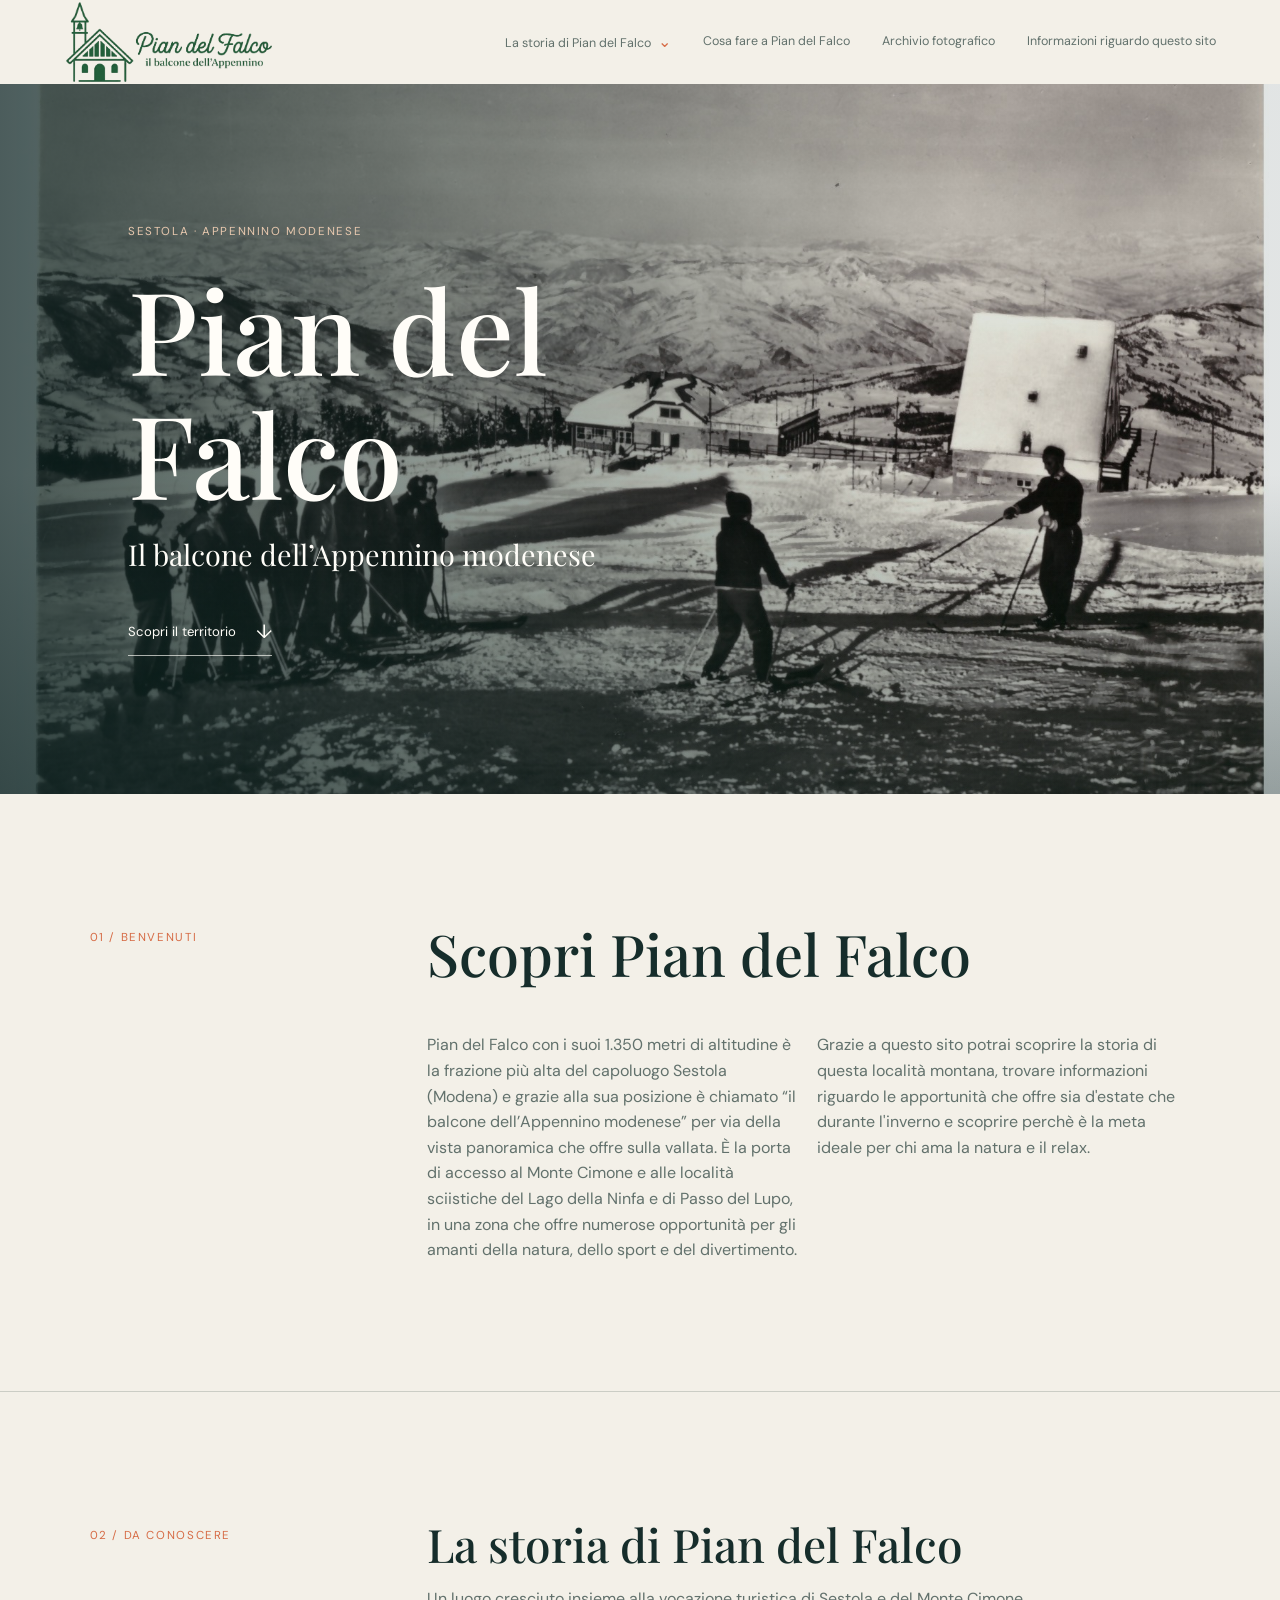
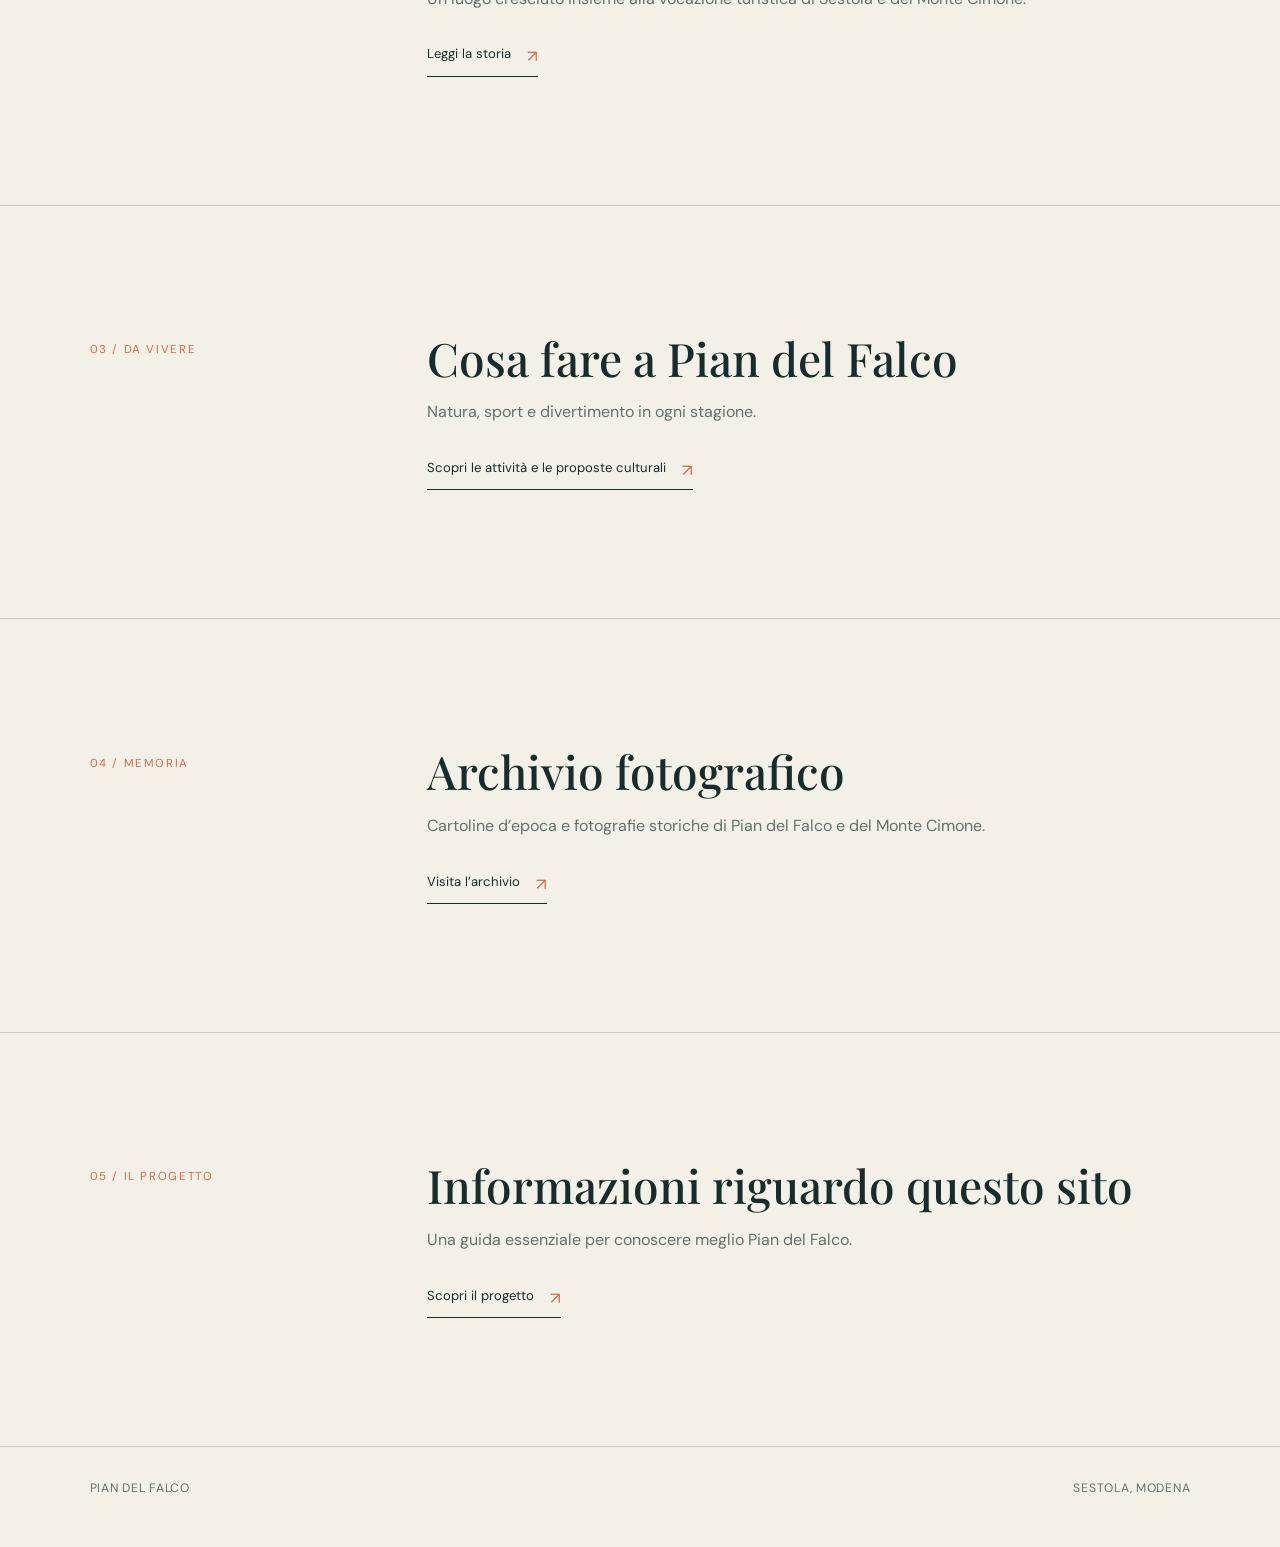
<file: index.html>
<!DOCTYPE html>
<html lang="it">
<head>
  <meta charset="UTF-8">
  <meta name="viewport" content="width=device-width, initial-scale=1.0">
  <meta name="description" content="Scopri Pian del Falco, frazione di Sestola a 1.350 metri: storia, natura, attività e panorami nel cuore dell'Appennino modenese.">
  <title>Pian del Falco | Il balcone dell'Appennino modenese</title>
  <link rel="canonical" href="https://piandelfalco.it/">
  <link rel="stylesheet" href="styles.css">
</head>
<body>
  <header class="site-header">
    <a class="brand" href="index.html" aria-label="Torna alla home di Pian del Falco">
      <img src="immagini/logo.png" alt="Pian del Falco">
    </a>
    <button class="menu-toggle" type="button" aria-expanded="false" aria-controls="main-menu" aria-label="Apri il menu">
      <span></span><span></span><span></span>
    </button>

    <nav class="main-nav" id="main-menu" aria-label="Navigazione principale">
      <details class="nav-dropdown">
        <summary>La storia di Pian del Falco <span aria-hidden="true">⌄</span></summary>
        <div class="submenu">
          <a href="storia.html">La storia di Pian del Falco</a>
          <a href="piste.html">Le piste da sci</a>
          <a href="chiesa.html">L'oratorio della Santa Croce</a>
          <a href="strutture_ricettive.html">Le strutture ricettive</a>
        </div>
      </details>
      <a href="cosa_fare.html">Cosa fare a Pian del Falco</a>
      <a href="archivio_fotografico.html">Archivio fotografico</a>
      <a href="info.html">Informazioni riguardo questo sito</a>
    </nav>
  </header>

  <main>
    <section class="hero" id="home" aria-labelledby="hero-title">
      <img class="hero-image" src="immagini/hero-images/homepage.png" alt="Panorama montano di Pian del Falco">
      <div class="hero-overlay" aria-hidden="true"></div>
      <div class="hero-content">
        <p class="eyebrow">Sestola · Appennino modenese</p>
        <h1 id="hero-title">Pian del Falco</h1>
        <p class="hero-subtitle">Il balcone dell’Appennino modenese</p>
        <a class="scroll-link" href="#scopri">Scopri il territorio <span aria-hidden="true">↓</span></a>
      </div>
    </section>

    <section class="intro section-wrap" id="scopri" aria-labelledby="intro-title">
      <div class="section-label">01 / Benvenuti</div>
      <div class="intro-copy">
        <h2 id="intro-title">Scopri Pian del Falco</h2>
        <div class="body-copy">
          <p>Pian del Falco con i suoi 1.350 metri di altitudine è la frazione più alta del capoluogo Sestola (Modena) e grazie alla sua posizione è chiamato “il balcone dell’Appennino modenese” per via della vista panoramica che offre sulla vallata.
            È la porta di accesso al Monte Cimone e alle località sciistiche del Lago della Ninfa e di Passo del Lupo, in una zona che offre numerose opportunità per gli amanti della natura, dello sport e del divertimento.</p>
          <p>Grazie a questo sito potrai scoprire la storia di questa località montana, trovare informazioni riguardo le apportunità che offre sia d'estate che durante l'inverno e scoprire perchè è la meta ideale per chi ama la natura e il relax.</p>
        </div>
      </div>
    </section>

    <section class="link-section section-wrap" id="storia" aria-labelledby="storia-title">
      <div class="section-label">02 / Da conoscere</div>
      <div>
        <h2 id="storia-title">La storia di Pian del Falco</h2>
        <p>Un luogo cresciuto insieme alla vocazione turistica di Sestola e del Monte Cimone.</p>
        <a class="text-link" href="storia.html">Leggi la storia <span aria-hidden="true">↗</span></a>
      </div>
    </section>

    <section class="link-section section-wrap" id="cosa-fare" aria-labelledby="cosa-fare-title">
      <div class="section-label">03 / Da vivere</div>
      <div>
        <h2 id="cosa-fare-title">Cosa fare a Pian del Falco</h2>
        <p>Natura, sport e divertimento in ogni stagione.</p>
         <a class="text-link" href="cosa_fare.html">Scopri le attività e le proposte culturali <span aria-hidden="true">↗</span></a>
      </div>
    </section>

    <section class="link-section section-wrap" id="archivio" aria-labelledby="archivio-title">
      <div class="section-label">04 / Memoria</div>
      <div>
        <h2 id="archivio-title">Archivio fotografico</h2>
        <p>Cartoline d’epoca e fotografie storiche di Pian del Falco e del Monte Cimone.</p>
        <a class="text-link" href="archivio_fotografico.html">Visita l’archivio <span aria-hidden="true">↗</span></a>
      </div>
    </section>

    <section class="link-section section-wrap" id="informazioni" aria-labelledby="informazioni-title">
      <div class="section-label">05 / Il progetto</div>
      <div>
        <h2 id="informazioni-title">Informazioni riguardo questo sito</h2>
        <p>Una guida essenziale per conoscere meglio Pian del Falco.</p>
        <a class="text-link" href="info.html">Scopri il progetto <span aria-hidden="true">↗</span></a>
      </div>
    </section>
  </main>

  <footer class="site-footer">
    <span>Pian del Falco</span>
    <span>Sestola, Modena</span>
  </footer>
  <script>
    const menuToggle = document.querySelector('.menu-toggle');
    const mainMenu = document.querySelector('.main-nav');
    menuToggle.addEventListener('click', () => {
      const isOpen = mainMenu.classList.toggle('menu-open');
      menuToggle.setAttribute('aria-expanded', isOpen);
      menuToggle.setAttribute('aria-label', isOpen ? 'Chiudi il menu' : 'Apri il menu');
    });
  </script>
</body>
</html>
</file>
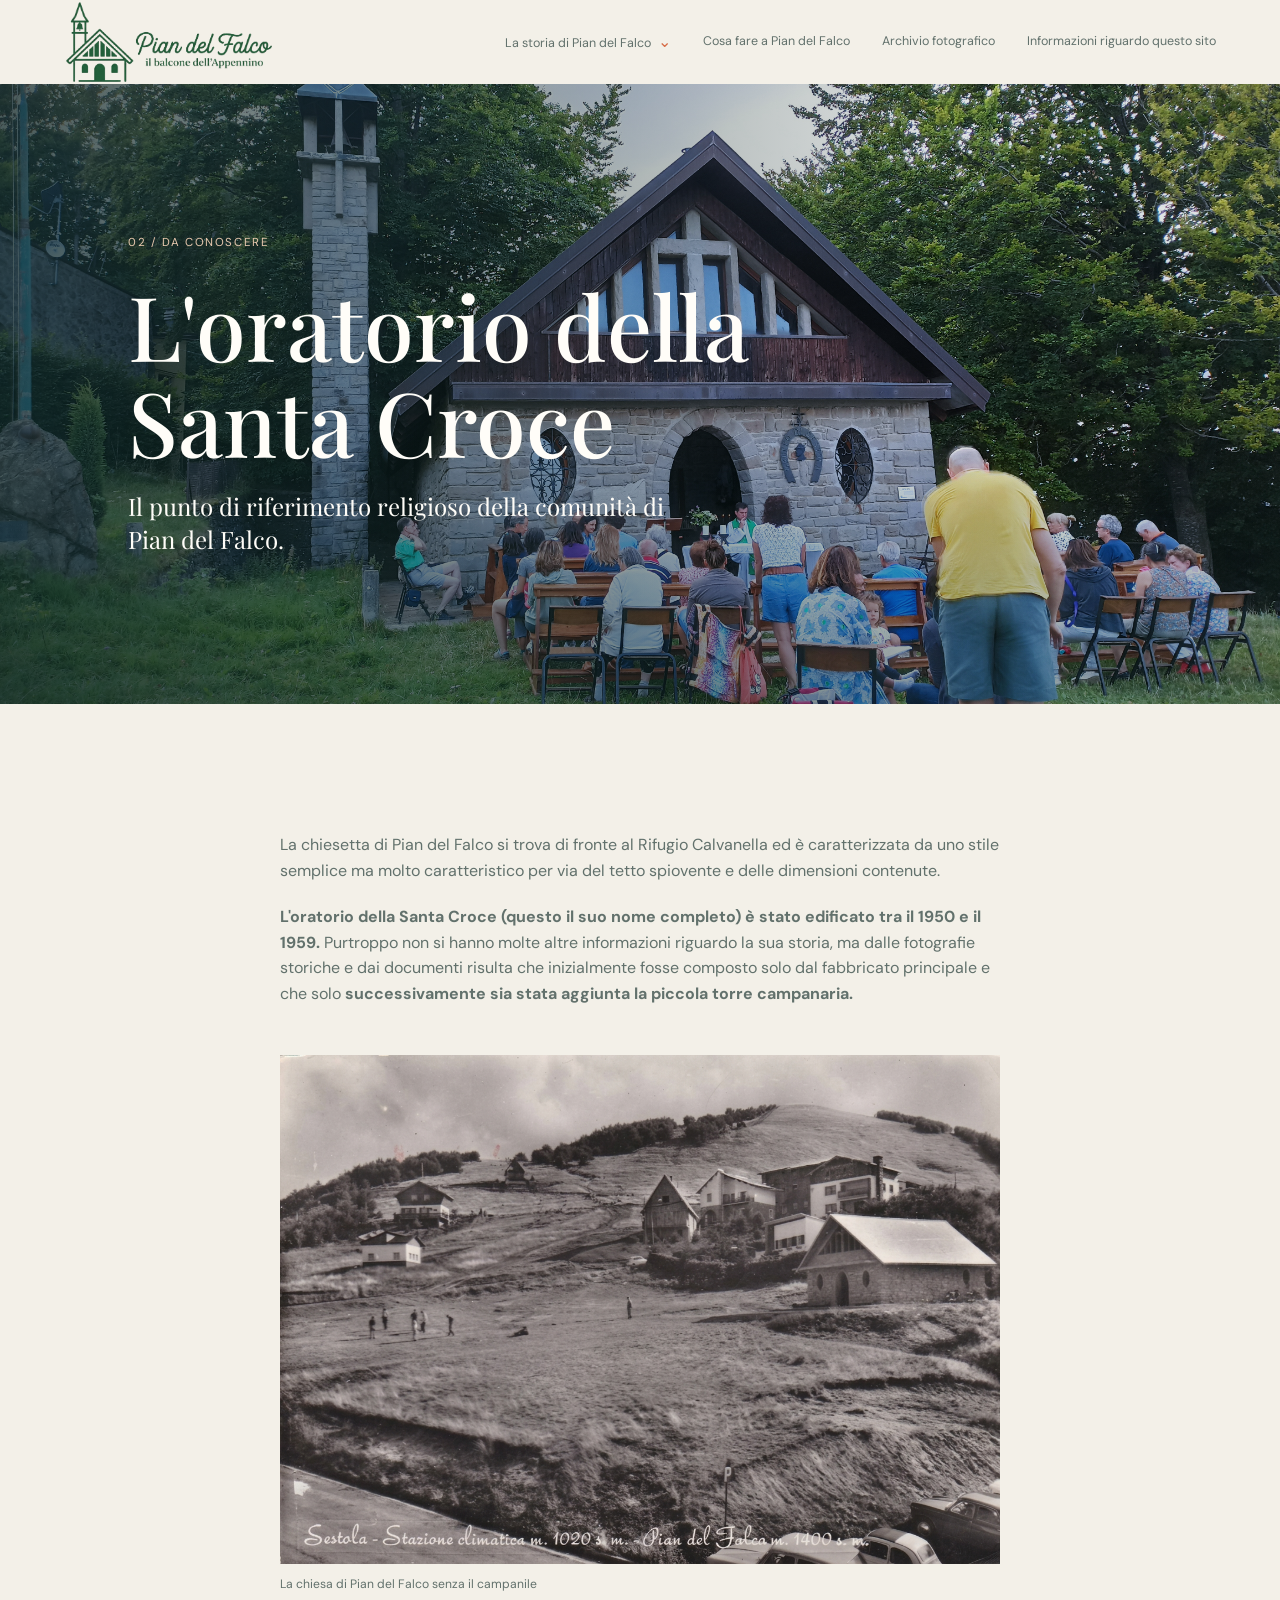
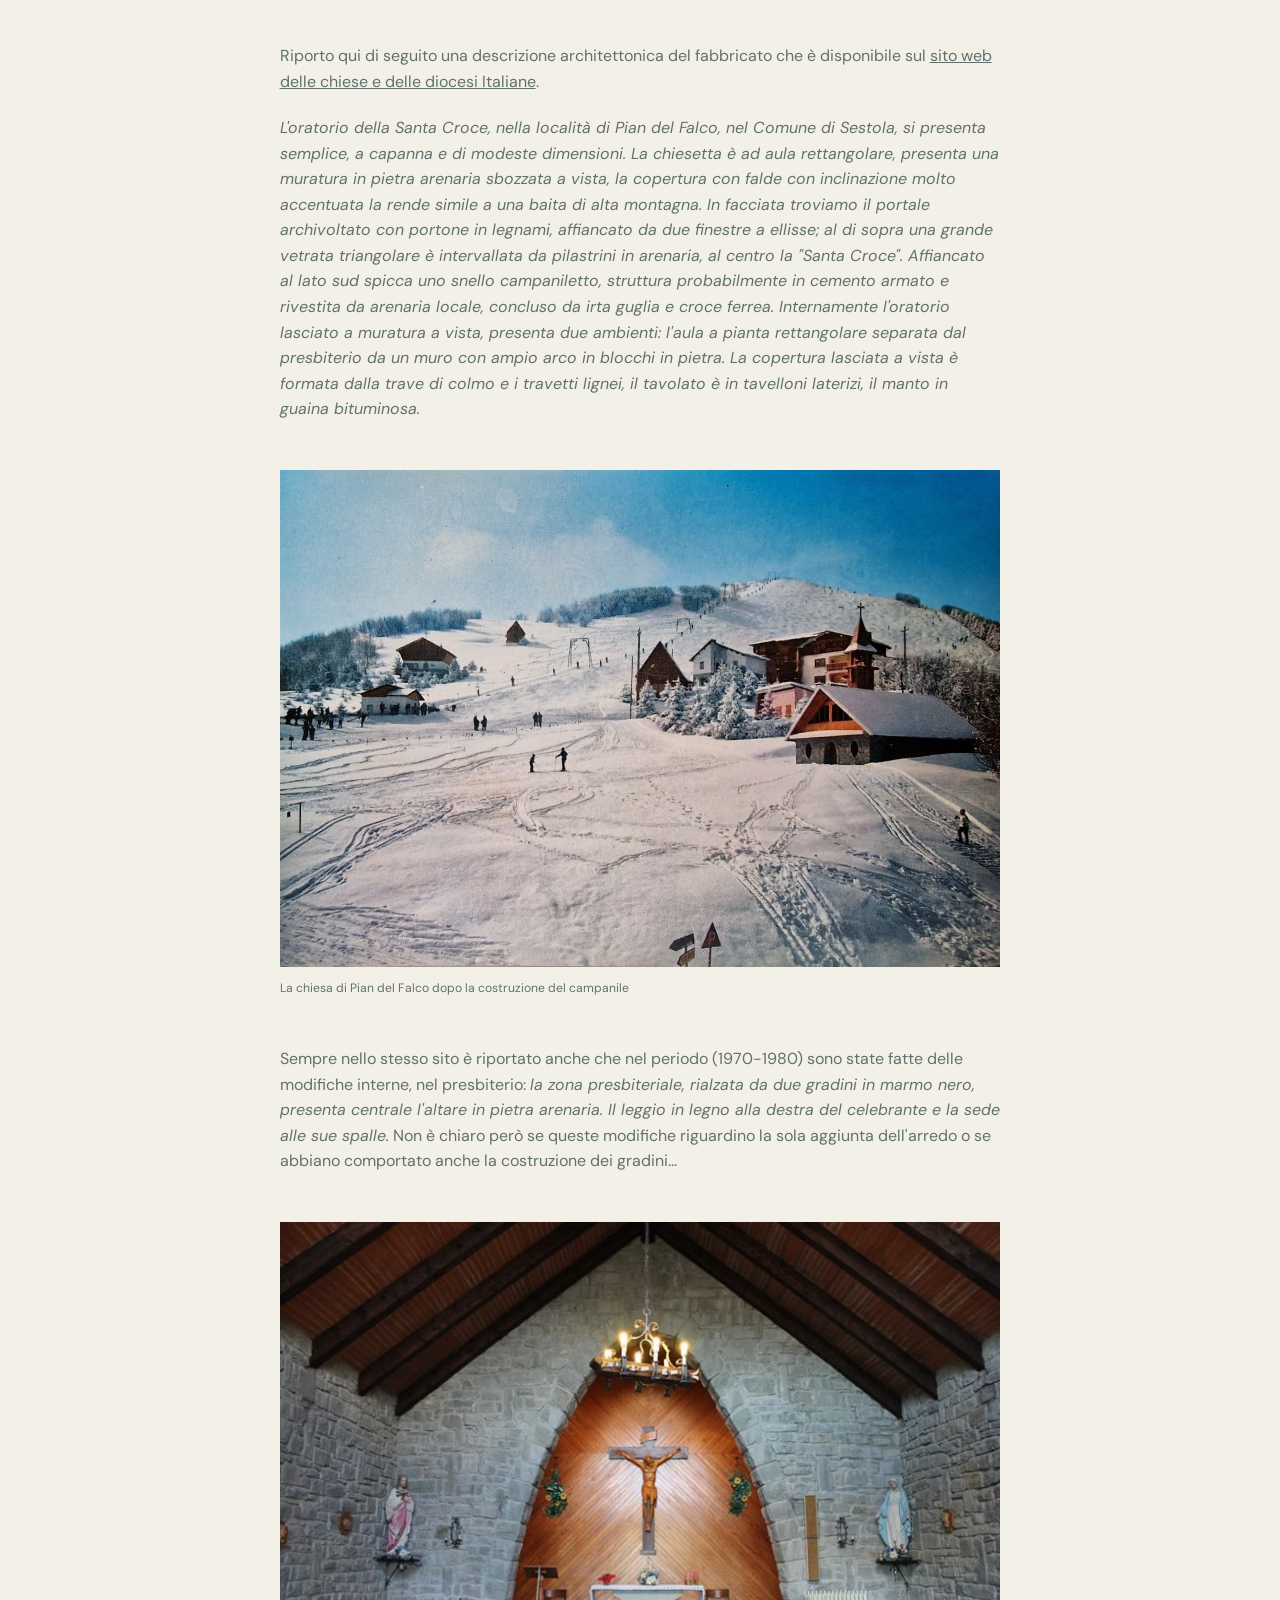
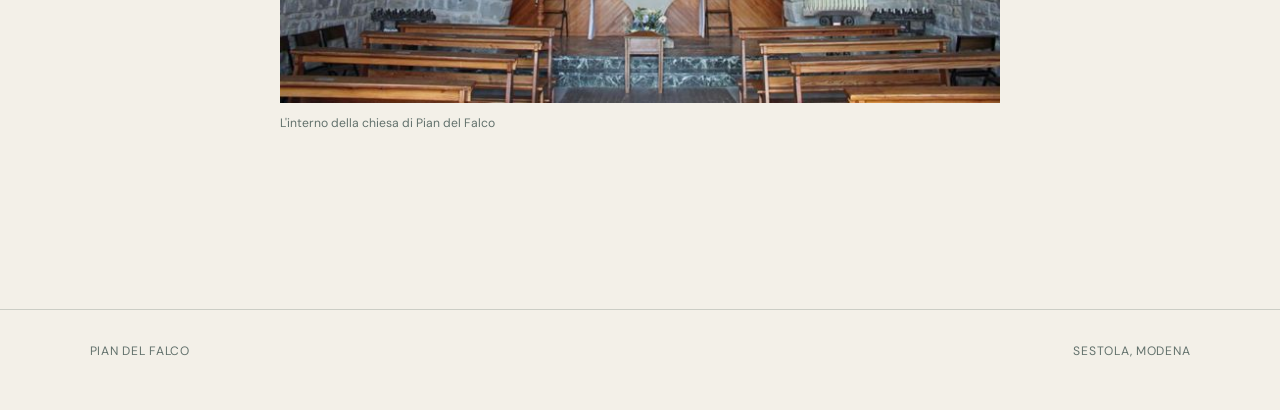
<file: chiesa.html>
<!DOCTYPE html>
<html lang="it">
<head>
  <meta charset="UTF-8">
  <meta name="viewport" content="width=device-width, initial-scale=1.0">
  <meta name="description" content="Scopri la storia e l'architettura dell'oratorio della Santa Croce a Pian del Falco, frazione di Sestola sull'Appennino modenese.">
  <title>Oratorio della Santa Croce a Pian del Falco | Pian del Falco</title>
  <link rel="canonical" href="https://piandelfalco.it/chiesa.html">
  <link rel="stylesheet" href="styles.css">
</head>
<body>
  <header class="site-header">
    <a class="brand" href="index.html"><img src="immagini/logo.png" alt="Pian del Falco"></a>
    <button class="menu-toggle" type="button" aria-expanded="false" aria-controls="main-menu" aria-label="Apri il menu"><span></span><span></span><span></span></button>
    <nav class="main-nav" id="main-menu" aria-label="Navigazione principale">
      <details class="nav-dropdown">
        <summary>La storia di Pian del Falco <span aria-hidden="true">⌄</span></summary>
        <div class="submenu">
          <a href="storia.html">La storia di Pian del Falco</a>
          <a href="piste.html">Le piste da sci</a>
          <a href="chiesa.html" aria-current="page">L'oratorio della Santa Croce</a>
          <a href="strutture_ricettive.html">Le strutture ricettive</a>
        </div>
      </details>
      <a href="cosa_fare.html">Cosa fare a Pian del Falco</a>
      <a href="archivio_fotografico.html">Archivio fotografico</a>
      <a href="info.html">Informazioni riguardo questo sito</a>
    </nav>
  </header>

  <main>
    <section class="archive-hero" aria-labelledby="page-title">
      <img src="immagini/hero-images/chiesa.jpg" alt="L'oratorio della Santa Croce">
      <div class="hero-overlay" aria-hidden="true"></div>
      <div class="archive-hero-content">
        <p class="eyebrow">02 / Da conoscere</p>
        <h1 id="page-title">L'oratorio della Santa Croce</h1>
        <p>Il punto di riferimento religioso della comunità di Pian del Falco.</p>
      </div>
    </section>

    <article class="article-content section-wrap piste-page-content">
      <p>La chiesetta di Pian del Falco si trova di fronte al Rifugio Calvanella ed è caratterizzata da uno stile semplice ma molto caratteristico per via del tetto spiovente e delle dimensioni contenute.</p>
      <p><b>L'oratorio della Santa Croce (questo il suo nome completo) è stato edificato tra il 1950 e il 1959.</b> Purtroppo non si hanno molte altre informazioni riguardo la sua storia, ma dalle fotografie storiche e dai documenti risulta che inizialmente fosse composto solo dal fabbricato principale e che solo <b>successivamente sia stata aggiunta la piccola torre campanaria.</b></p>
      <figure class="history-image">
        <img src="immagini/chiesa_no_campanile.jpeg" alt="La chiesa di Pian del Falco senza il campanile">
        <figcaption>La chiesa di Pian del Falco senza il campanile</figcaption>
      </figure>
      <p>Riporto qui di seguito una descrizione architettonica del fabbricato che è disponibile sul <a href="https://chieseitaliane.chiesacattolica.it/chieseitaliane/schedacc.jsp?sinteticabool=true&sintetica=true&sercd=57967#" target="_blank" rel="noopener noreferrer">sito web delle chiese e delle diocesi Italiane</a>.</p>
      <p><i>L'oratorio della Santa Croce, nella località di Pian del Falco, nel Comune di Sestola, si presenta semplice, a capanna e di modeste dimensioni. La chiesetta è ad aula rettangolare, presenta una muratura in pietra arenaria sbozzata a vista, la copertura con falde con inclinazione molto accentuata la rende simile a una baita di alta montagna. In facciata troviamo il portale archivoltato con portone in legnami, affiancato da due finestre a ellisse; al di sopra una grande vetrata triangolare è intervallata da pilastrini in arenaria, al centro la "Santa Croce". Affiancato al lato sud spicca uno snello campaniletto, struttura probabilmente in cemento armato e rivestita da arenaria locale, concluso da irta guglia e croce ferrea. Internamente l'oratorio lasciato a muratura a vista, presenta due ambienti: l'aula a pianta rettangolare separata dal presbiterio da un muro con ampio arco in blocchi in pietra. La copertura lasciata a vista è formata dalla trave di colmo e i travetti lignei, il tavolato è in tavelloni laterizi, il manto in guaina bituminosa.</i></p>
      <figure class="history-image">
        <img src="immagini/chiesa_con_campanile.jpg" alt="La chiesa di Pian del Falco con il campanile">
        <figcaption>La chiesa di Pian del Falco dopo la costruzione del campanile</figcaption>
      </figure>
      <p>Sempre nello stesso sito è riportato anche che nel periodo (1970-1980) sono state fatte delle modifiche interne, nel presbiterio: <i>la zona presbiteriale, rialzata da due gradini in marmo nero, presenta centrale l'altare in pietra arenaria. Il leggio in legno alla destra del celebrante e la sede alle sue spalle.</i> Non è chiaro però se queste modifiche riguardino la sola aggiunta dell'arredo o se abbiano comportato anche la costruzione dei gradini...</p>
      <figure class="history-image">
        <img src="immagini/chiesa_interno.jpg" alt="L'interno della chiesa di Pian del Falco">
        <figcaption>L'interno della chiesa di Pian del Falco</figcaption>
      </figure>
    </article>
  </main>

  <footer class="site-footer"><span>Pian del Falco</span><span>Sestola, Modena</span></footer>
  <script>
    const menuToggle = document.querySelector('.menu-toggle');
    const mainMenu = document.querySelector('.main-nav');
    menuToggle.addEventListener('click', () => {
      const isOpen = mainMenu.classList.toggle('menu-open');
      menuToggle.setAttribute('aria-expanded', isOpen);
      menuToggle.setAttribute('aria-label', isOpen ? 'Chiudi il menu' : 'Apri il menu');
    });
  </script>
</body>
</html>
</file>
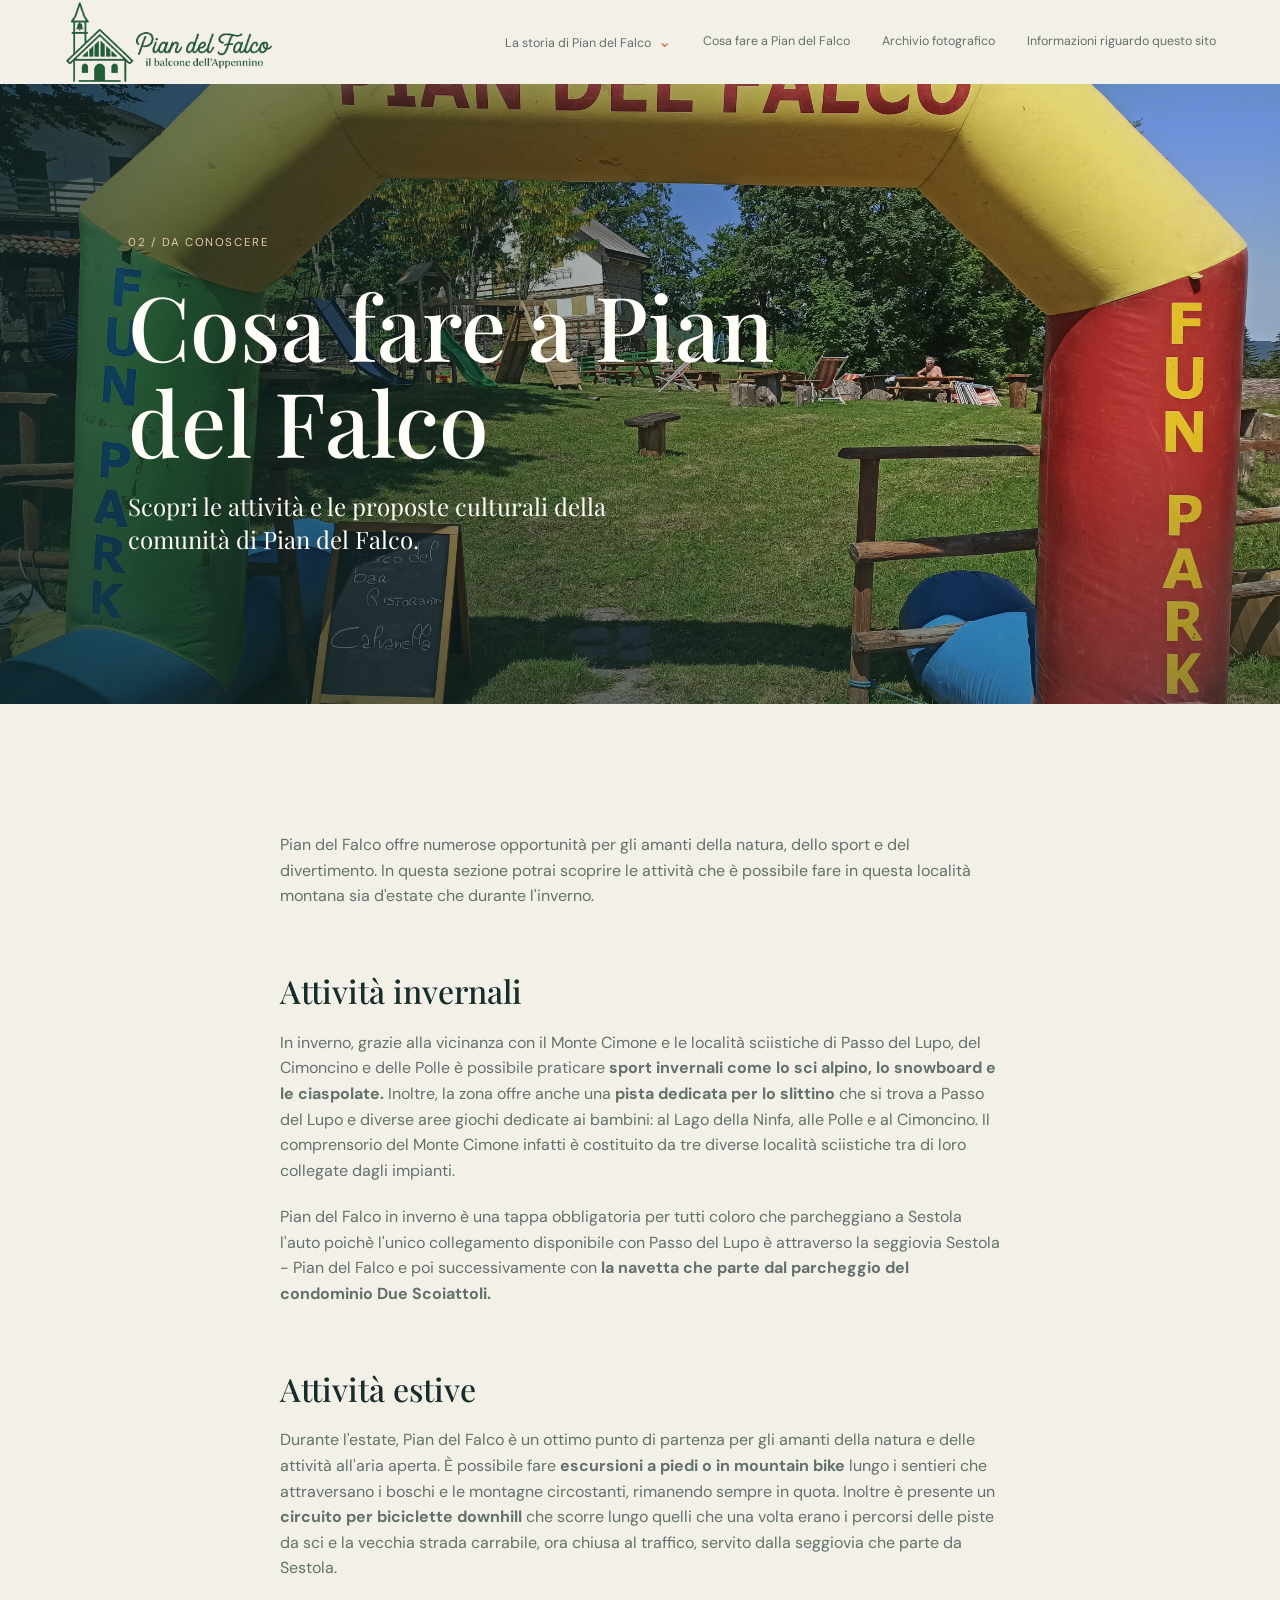
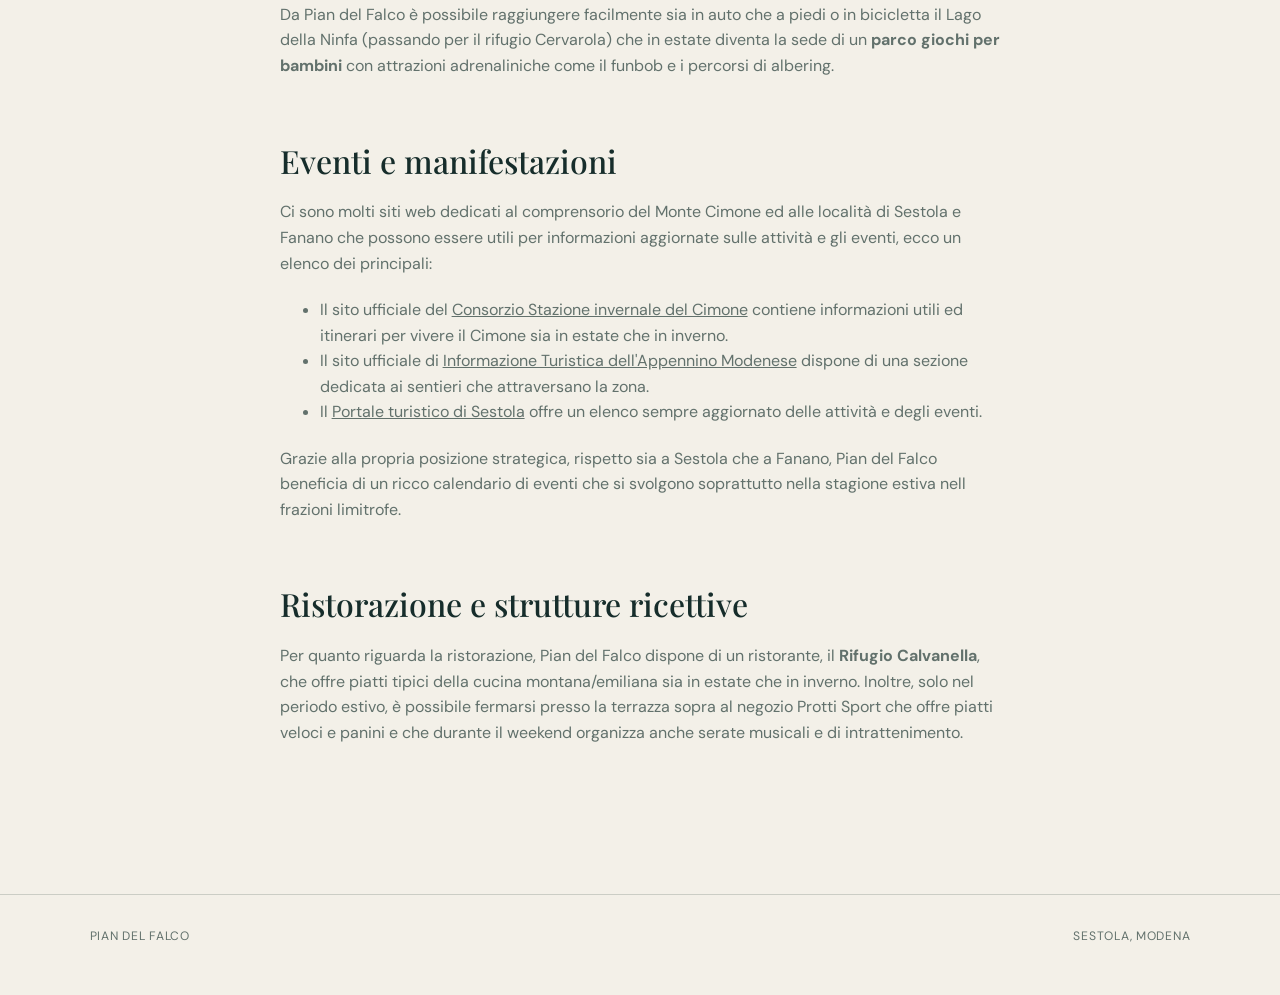
<file: cosa_fare.html>
<!DOCTYPE html>
<html lang="it">
<head>
  <meta charset="UTF-8">
  <meta name="viewport" content="width=device-width, initial-scale=1.0">
  <meta name="description" content="Scopri cosa fare a Pian del Falco in estate e inverno: escursioni, sci, mountain bike e attività per famiglie vicino a Sestola.">
  <title>Attività a Pian del Falco: estate e inverno | Pian del Falco</title>
  <link rel="canonical" href="https://piandelfalco.it/cosa_fare.html">
  <link rel="stylesheet" href="styles.css">
</head>
<body>
  <header class="site-header">
    <a class="brand" href="index.html"><img src="immagini/logo.png" alt="Pian del Falco"></a>
    <button class="menu-toggle" type="button" aria-expanded="false" aria-controls="main-menu" aria-label="Apri il menu"><span></span><span></span><span></span></button>
    <nav class="main-nav" id="main-menu" aria-label="Navigazione principale">
      <details class="nav-dropdown">
        <summary>La storia di Pian del Falco <span aria-hidden="true">⌄</span></summary>
        <div class="submenu">
          <a href="storia.html">La storia di Pian del Falco</a>
          <a href="piste.html">Le piste da sci</a>
          <a href="chiesa.html">L'oratorio della Santa Croce</a>
          <a href="strutture_ricettive.html">Le strutture ricettive</a>
        </div>
      </details>
      <a href="cosa_fare.html" aria-current="page">Cosa fare a Pian del Falco</a>
      <a href="archivio_fotografico.html">Archivio fotografico</a>
      <a href="info.html">Informazioni riguardo questo sito</a>
    </nav>
  </header>

  <main>
    <section class="archive-hero" aria-labelledby="page-title">
      <img src="immagini/hero-images/cosa_fare.jpg" alt="Cosa fare a Pian del Falco">
      <div class="hero-overlay" aria-hidden="true"></div>
      <div class="archive-hero-content">
        <p class="eyebrow">02 / Da conoscere</p>
        <h1 id="page-title">Cosa fare a Pian del Falco</h1>
        <p>Scopri le attività e le proposte culturali della comunità di Pian del Falco.</p>
      </div>
    </section>

    <article class="article-content section-wrap piste-page-content">
      <p>Pian del Falco offre numerose opportunità per gli amanti della natura, dello sport e del divertimento. In questa sezione potrai scoprire le attività che è possibile fare in questa località montana sia d'estate che durante l'inverno.</p>
      <h2>Attività invernali</h2>
      <p>In inverno, grazie alla vicinanza con il Monte Cimone e le località sciistiche di Passo del Lupo, del Cimoncino e delle Polle è possibile praticare <b>sport invernali come lo sci alpino, lo snowboard e le ciaspolate.</b> Inoltre, la zona offre anche una <b>pista dedicata per lo slittino</b> che si trova a Passo del Lupo e diverse aree giochi dedicate ai bambini: al Lago della Ninfa, alle Polle e al Cimoncino. Il comprensorio del Monte Cimone infatti è costituito da tre diverse località sciistiche tra di loro collegate dagli impianti.</p>
      <p>Pian del Falco in inverno è una tappa obbligatoria per tutti coloro che parcheggiano a Sestola l'auto poichè l'unico collegamento disponibile con Passo del Lupo è attraverso la seggiovia Sestola - Pian del Falco e poi successivamente con <b>la navetta che parte dal parcheggio del condominio Due Scoiattoli.</b></p>
      
      <h2>Attività estive</h2>
      <p>Durante l'estate, Pian del Falco è un ottimo punto di partenza per gli amanti della natura e delle attività all'aria aperta. È possibile fare <b>escursioni a piedi o in mountain bike</b> lungo i sentieri che attraversano i boschi e le montagne circostanti, rimanendo sempre in quota. Inoltre è presente un <b>circuito per biciclette downhill</b> che scorre lungo quelli che una volta erano i percorsi delle piste da sci e la vecchia strada carrabile, ora chiusa al traffico, servito dalla seggiovia che parte da Sestola.</p>
      <p>Da Pian del Falco è possibile raggiungere facilmente sia in auto che a piedi o in bicicletta il Lago della Ninfa (passando per il rifugio Cervarola) che in estate diventa la sede di un <b>parco giochi per bambini</b> con attrazioni adrenaliniche come il funbob e i percorsi di albering.</p>

      <h2>Eventi e manifestazioni</h2>
      <p>Ci sono molti siti web dedicati al comprensorio del Monte Cimone ed alle località di Sestola e Fanano che possono essere utili per informazioni aggiornate sulle attività e gli eventi, ecco un elenco dei principali:
        <ul>
          <li>Il sito ufficiale del <a href="https://www.cimonesci.it/" target="_blank" rel="noopener noreferrer">Consorzio Stazione invernale del Cimone</a> contiene informazioni utili ed itinerari per vivere il Cimone sia in estate che in inverno.</li>
          <li>Il sito ufficiale di <a href="https://www.inappenninomodenese.com/itinerari/l-sestola/" target="_blank" rel="noopener noreferrer">Informazione Turistica dell'Appennino Modenese</a> dispone di una sezione dedicata ai sentieri che attraversano la zona.</li>
          <li>Il <a href="https://visitsestola.com/" target="_blank" rel="noopener noreferrer">Portale turistico di Sestola</a> offre un elenco sempre aggiornato delle attività e degli eventi.</li>
        </ul>
      </p>
      <p>
        Grazie alla propria posizione strategica, rispetto sia a Sestola che a Fanano, Pian del Falco beneficia di un ricco calendario di eventi che si svolgono soprattutto nella stagione estiva nell frazioni limitrofe.
      </p>

      <h2>Ristorazione e strutture ricettive</h2>
      <p>Per quanto riguarda la ristorazione, Pian del Falco dispone di un ristorante, il <b>Rifugio Calvanella</b>, che offre piatti tipici della cucina montana/emiliana sia in estate che in inverno. Inoltre, solo nel periodo estivo, è possibile fermarsi presso la terrazza sopra al negozio Protti Sport che offre piatti veloci e panini e che durante il weekend organizza anche serate musicali e di intrattenimento.</p>
    </article>
  </main>

  <footer class="site-footer"><span>Pian del Falco</span><span>Sestola, Modena</span></footer>
  <script>
    const menuToggle = document.querySelector('.menu-toggle');
    const mainMenu = document.querySelector('.main-nav');
    menuToggle.addEventListener('click', () => {
      const isOpen = mainMenu.classList.toggle('menu-open');
      menuToggle.setAttribute('aria-expanded', isOpen);
      menuToggle.setAttribute('aria-label', isOpen ? 'Chiudi il menu' : 'Apri il menu');
    });
  </script>
</body>
</html>
</file>
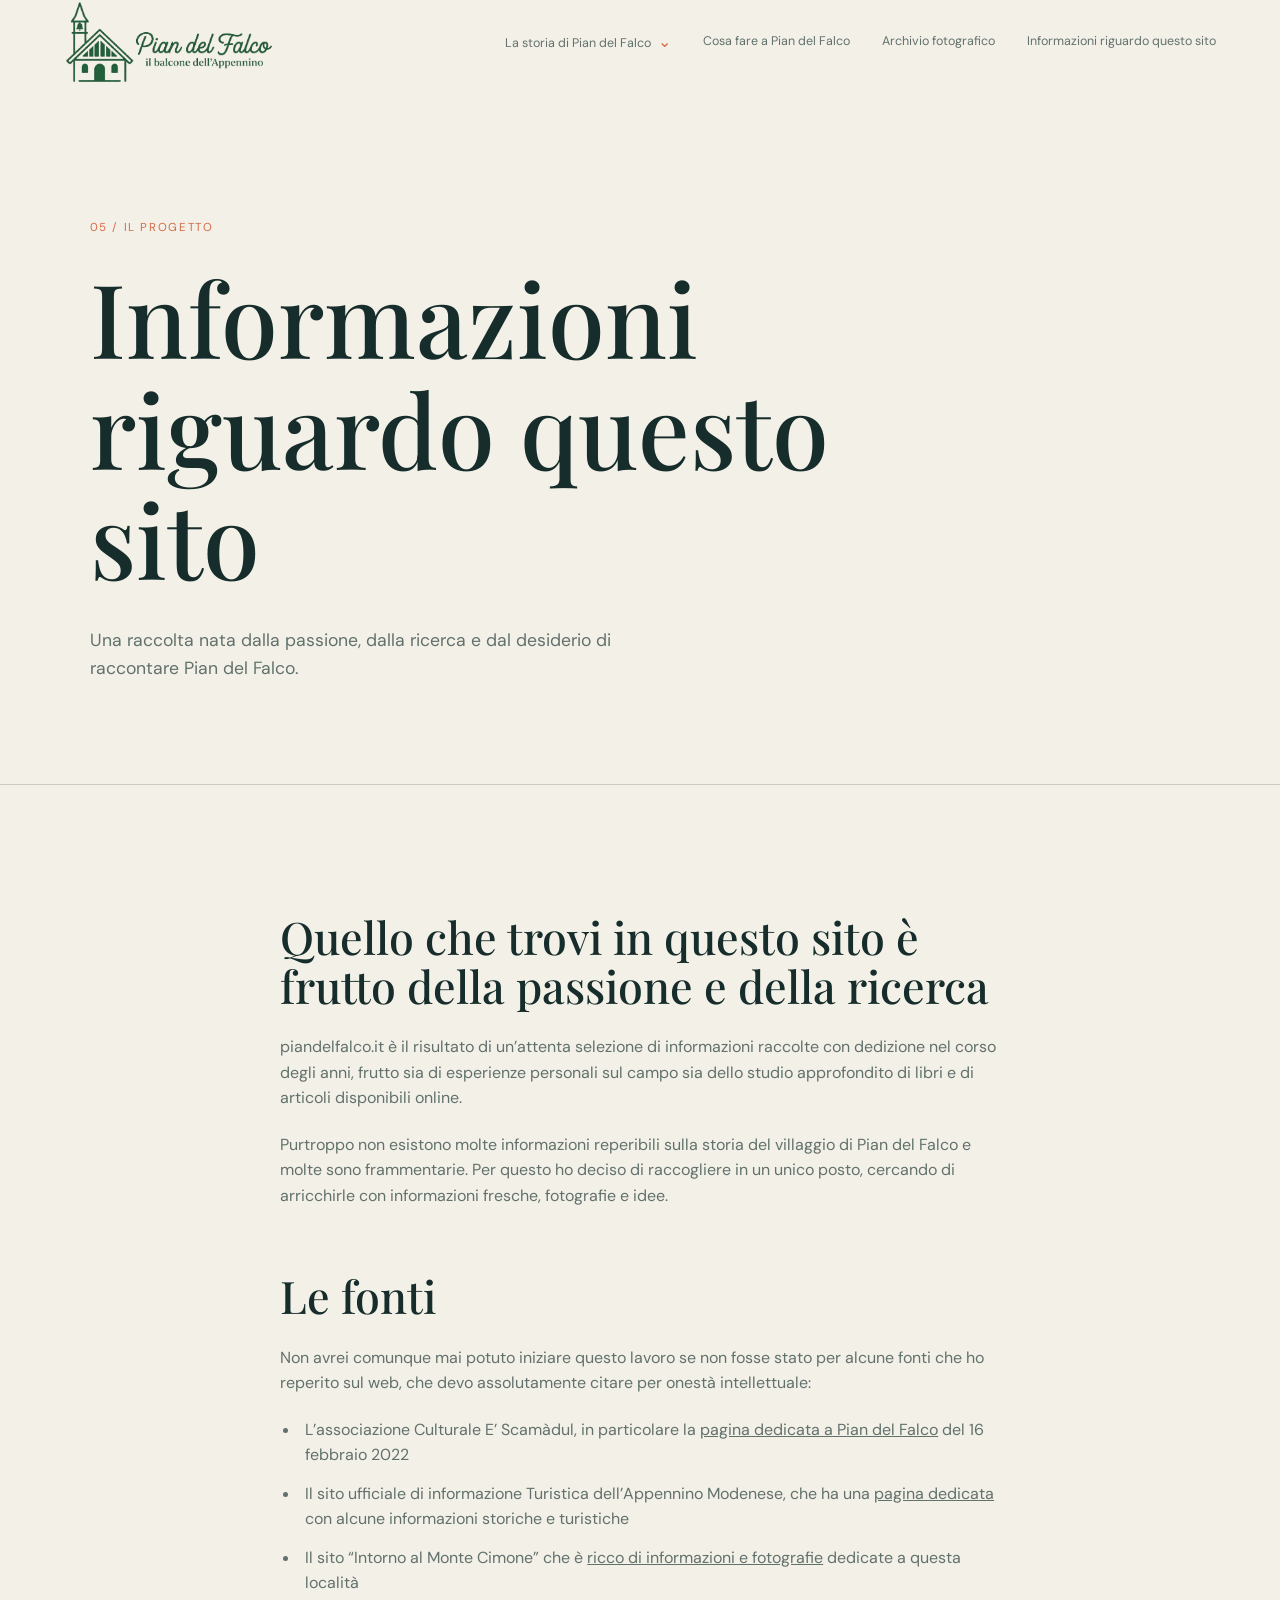
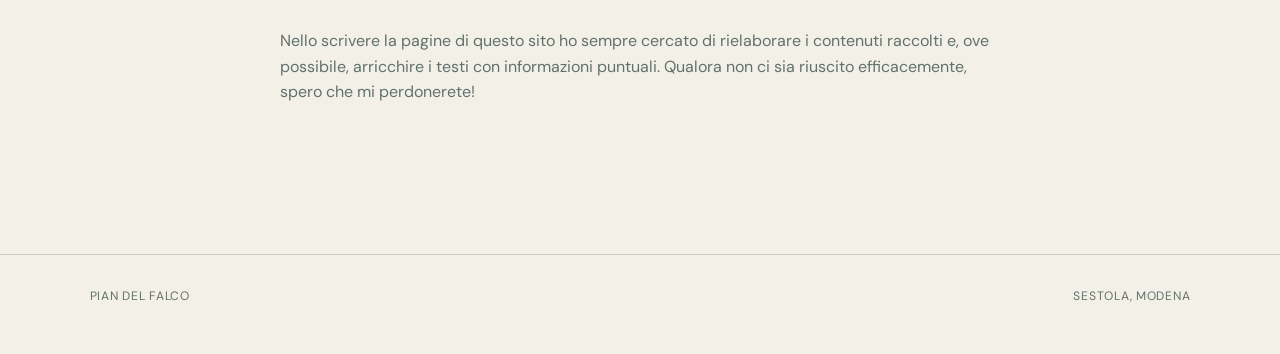
<file: info.html>
<!DOCTYPE html>
<html lang="it">
<head>
  <meta charset="UTF-8">
  <meta name="viewport" content="width=device-width, initial-scale=1.0">
  <meta name="description" content="Scopri le fonti e il metodo di ricerca dietro piandelfalco.it, un progetto dedicato alla storia e alla vita di Pian del Falco.">
  <title>Il progetto e le fonti | Pian del Falco</title>
  <link rel="canonical" href="https://piandelfalco.it/info.html">
  <link rel="stylesheet" href="styles.css">
</head>
<body>
  <header class="site-header">
    <a class="brand" href="index.html" aria-label="Torna alla home di Pian del Falco">
      <img src="immagini/logo.png" alt="Pian del Falco">
    </a>
    <button class="menu-toggle" type="button" aria-expanded="false" aria-controls="main-menu" aria-label="Apri il menu">
      <span></span><span></span><span></span>
    </button>
    <nav class="main-nav" id="main-menu" aria-label="Navigazione principale">
      <details class="nav-dropdown">
        <summary>La storia di Pian del Falco <span aria-hidden="true">⌄</span></summary>
        <div class="submenu">
          <a href="storia.html">La storia di Pian del Falco</a>
          <a href="piste.html">Le piste da sci</a>
          <a href="chiesa.html">L'oratorio della Santa Croce</a>
          <a href="strutture_ricettive.html">Le strutture ricettive</a>
        </div>
      </details>
      <a href="cosa_fare.html">Cosa fare a Pian del Falco</a>
      <a href="archivio_fotografico.html">Archivio fotografico</a>
      <a href="info.html" aria-current="page">Informazioni riguardo questo sito</a>
    </nav>
  </header>

  <main>
    <section class="page-heading section-wrap" aria-labelledby="page-title">
      <div class="section-label">05 / Il progetto</div>
      <h1 id="page-title">Informazioni<br>riguardo questo sito</h1>
      <p>Una raccolta nata dalla passione, dalla ricerca e dal desiderio di raccontare Pian del Falco.</p>
    </section>

    <article class="article-content section-wrap">
      <h2>Quello che trovi in questo sito è frutto della passione e della ricerca</h2>
      <p>piandelfalco.it è il risultato di un’attenta selezione di informazioni raccolte con dedizione nel corso degli anni, frutto sia di esperienze personali sul campo sia dello studio approfondito di libri e di articoli disponibili online.</p>
      <p>Purtroppo non esistono molte informazioni reperibili sulla storia del villaggio di Pian del Falco e molte sono frammentarie. Per questo ho deciso di raccogliere in un unico posto, cercando di arricchirle con informazioni fresche, fotografie e idee.</p>

      <h2>Le fonti</h2>
      <p>Non avrei comunque mai potuto iniziare questo lavoro se non fosse stato per alcune fonti che ho reperito sul web, che devo assolutamente citare per onestà intellettuale:</p>
      <ul class="source-list">
        <li>L’associazione Culturale E’ Scamàdul, in particolare la <a href="https://escamadul.it/2022/02/pian-del-falco/" target="_blank" rel="noopener noreferrer">pagina dedicata a Pian del Falco</a> del 16 febbraio 2022</li>
        <li>Il sito ufficiale di informazione Turistica dell’Appennino Modenese, che ha una <a href="https://www.inappenninomodenese.com/localita/sestola/pian-del-falco" target="_blank" rel="noopener noreferrer">pagina dedicata</a> con alcune informazioni storiche e turistiche</li>
        <li>Il sito “Intorno al Monte Cimone” che è <a href="https://intornoalmontecimone.altervista.org/pian-del-falco-sestola/" target="_blank" rel="noopener noreferrer">ricco di informazioni e fotografie</a> dedicate a questa località</li>
      </ul>

      <p>Nello scrivere la pagine di questo sito ho sempre cercato di rielaborare i contenuti raccolti e, ove possibile, arricchire i testi con informazioni puntuali. Qualora non ci sia riuscito efficacemente, spero che mi perdonerete!</p>
    </article>
  </main>

  <footer class="site-footer">
    <span>Pian del Falco</span>
    <span>Sestola, Modena</span>
  </footer>

  <script>
    const menuToggle = document.querySelector('.menu-toggle');
    const mainMenu = document.querySelector('.main-nav');
    menuToggle.addEventListener('click', () => {
      const isOpen = mainMenu.classList.toggle('menu-open');
      menuToggle.setAttribute('aria-expanded', isOpen);
      menuToggle.setAttribute('aria-label', isOpen ? 'Chiudi il menu' : 'Apri il menu');
    });
  </script>
</body>
</html>
</file>
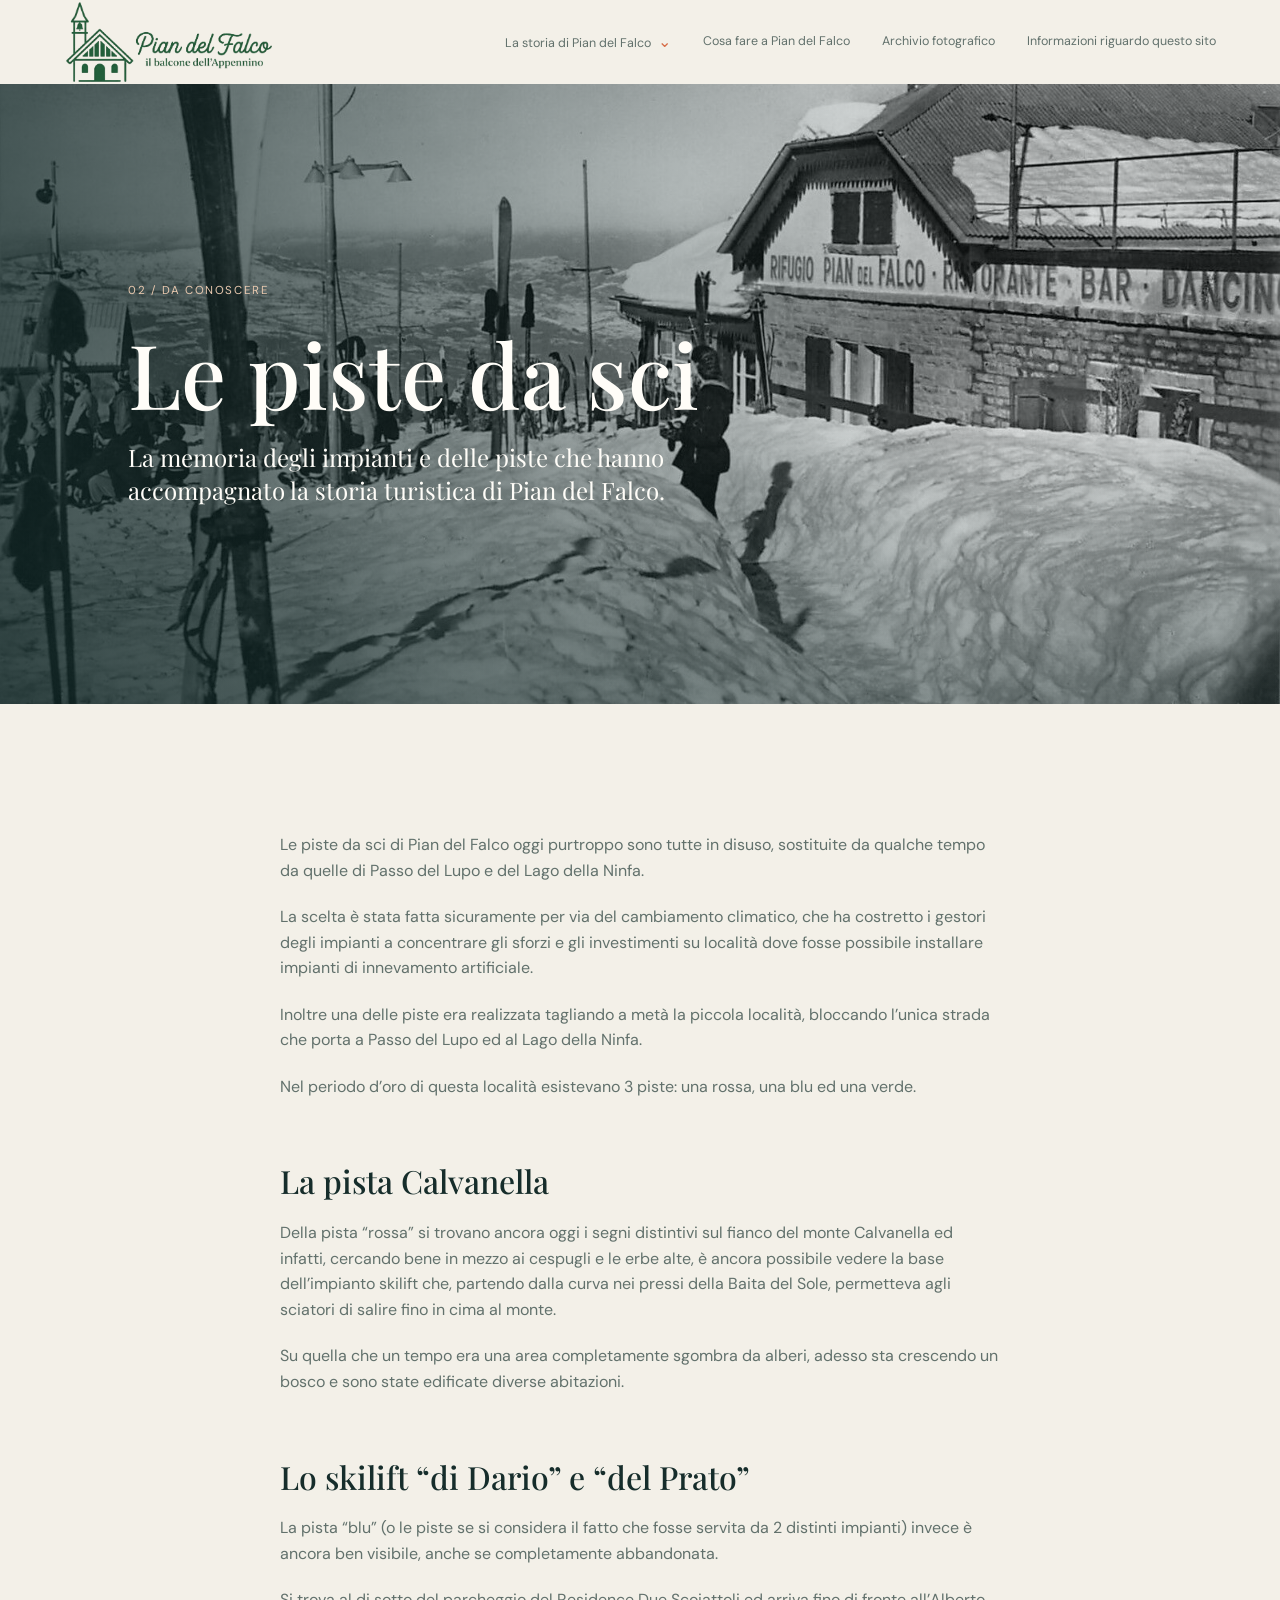
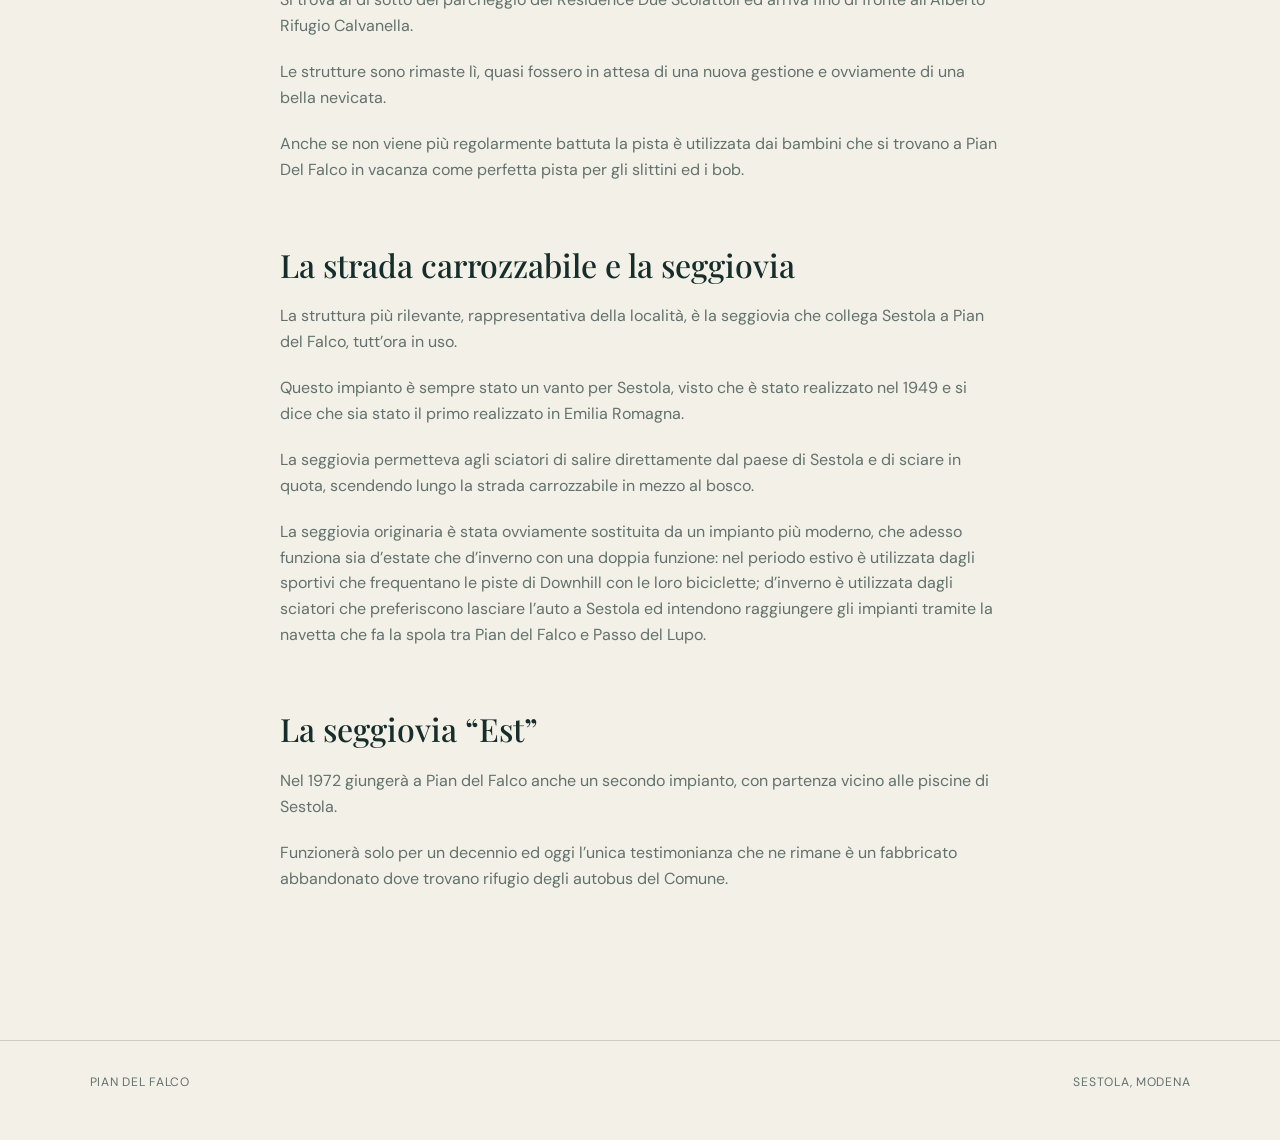
<file: piste.html>
<!DOCTYPE html>
<html lang="it">
<head>
  <meta charset="UTF-8">
  <meta name="viewport" content="width=device-width, initial-scale=1.0">
  <meta name="description" content="La storia delle piste da sci e degli impianti di Pian del Falco, dalle piste del Monte Calvanella alla seggiovia Sestola-Pian del Falco.">
  <title>Le piste da sci | Pian del Falco</title>
  <link rel="canonical" href="https://piandelfalco.it/piste.html">
  <link rel="stylesheet" href="styles.css">
</head>
<body>
  <header class="site-header">
    <a class="brand" href="index.html" aria-label="Torna alla home di Pian del Falco">
      <img src="immagini/logo.png" alt="Pian del Falco">
    </a>
    <button class="menu-toggle" type="button" aria-expanded="false" aria-controls="main-menu" aria-label="Apri il menu">
      <span></span><span></span><span></span>
    </button>

    <nav class="main-nav" id="main-menu" aria-label="Navigazione principale">
      <details class="nav-dropdown">
        <summary>La storia di Pian del Falco <span aria-hidden="true">⌄</span></summary>
        <div class="submenu">
          <a href="storia.html">La storia di Pian del Falco</a>
          <a href="piste.html" aria-current="page">Le piste da sci</a>
          <a href="chiesa.html">L'oratorio della Santa Croce</a>
          <a href="strutture_ricettive.html">Le strutture ricettive</a>
        </div>
      </details>
      <a href="cosa_fare.html">Cosa fare a Pian del Falco</a>
      <a href="archivio_fotografico.html">Archivio fotografico</a>
      <a href="info.html">Informazioni riguardo questo sito</a>
    </nav>
  </header>

  <main>
    <section class="archive-hero" aria-labelledby="page-title">
      <img src="immagini/hero-images/le_piste.jpg" alt="Panorama delle piste da sci di Pian del Falco">
      <div class="hero-overlay" aria-hidden="true"></div>
      <div class="archive-hero-content">
        <p class="eyebrow">02 / Da conoscere</p>
        <h1 id="page-title">Le piste da sci</h1>
        <p>La memoria degli impianti e delle piste che hanno accompagnato la storia turistica di Pian del Falco.</p>
      </div>
    </section>

    <article class="article-content section-wrap piste-page-content">
      <p>Le piste da sci di Pian del Falco oggi purtroppo sono tutte in disuso, sostituite da qualche tempo da quelle di Passo del Lupo e del Lago della Ninfa.</p>
      <p>La scelta è stata fatta sicuramente per via del cambiamento climatico, che ha costretto i gestori degli impianti a concentrare gli sforzi e gli investimenti su località dove fosse possibile installare impianti di innevamento artificiale.</p>
      <p>Inoltre una delle piste era realizzata tagliando a metà la piccola località, bloccando l’unica strada che porta a Passo del Lupo ed al Lago della Ninfa.</p>
      <p>Nel periodo d’oro di questa località esistevano 3 piste: una rossa, una blu ed una verde.</p>

      <h2>La pista Calvanella</h2>
      <p>Della pista “rossa” si trovano ancora oggi i segni distintivi sul fianco del monte Calvanella ed infatti, cercando bene in mezzo ai cespugli e le erbe alte, è ancora possibile vedere la base dell’impianto skilift che, partendo dalla curva nei pressi della Baita del Sole, permetteva agli sciatori di salire fino in cima al monte.</p>
      <p>Su quella che un tempo era una area completamente sgombra da alberi, adesso sta crescendo un bosco e sono state edificate diverse abitazioni.</p>

      <h2>Lo skilift “di Dario” e “del Prato”</h2>
      <p>La pista “blu” (o le piste se si considera il fatto che fosse servita da 2 distinti impianti) invece è ancora ben visibile, anche se completamente abbandonata.</p>
      <p>Si trova al di sotto del parcheggio del Residence Due Scoiattoli ed arriva fino di fronte all’Alberto Rifugio Calvanella.</p>
      <p>Le strutture sono rimaste lì, quasi fossero in attesa di una nuova gestione e ovviamente di una bella nevicata.</p>
      <p>Anche se non viene più regolarmente battuta la pista è utilizzata dai bambini che si trovano a Pian Del Falco in vacanza come perfetta pista per gli slittini ed i bob.</p>

      <h2>La strada carrozzabile e la seggiovia</h2>
      <p>La struttura più rilevante, rappresentativa della località, è la seggiovia che collega Sestola a Pian del Falco, tutt’ora in uso.</p>
      <p>Questo impianto è sempre stato un vanto per Sestola, visto che è stato realizzato nel 1949 e si dice che sia stato il primo realizzato in Emilia Romagna.</p>
      <p>La seggiovia permetteva agli sciatori di salire direttamente dal paese di Sestola e di sciare in quota, scendendo lungo la strada carrozzabile in mezzo al bosco.</p>
      <p>La seggiovia originaria è stata ovviamente sostituita da un impianto più moderno, che adesso funziona sia d’estate che d’inverno con una doppia funzione: nel periodo estivo è utilizzata dagli sportivi che frequentano le piste di Downhill con le loro biciclette; d’inverno è utilizzata dagli sciatori che preferiscono lasciare l’auto a Sestola ed intendono raggiungere gli impianti tramite la navetta che fa la spola tra Pian del Falco e Passo del Lupo.</p>

      <h2>La seggiovia “Est”</h2>
      <p>Nel 1972 giungerà a Pian del Falco anche un secondo impianto, con partenza vicino alle piscine di Sestola.</p>
      <p>Funzionerà solo per un decennio ed oggi l’unica testimonianza che ne rimane è un fabbricato abbandonato dove trovano rifugio degli autobus del Comune.</p>
    </article>
  </main>

  <footer class="site-footer">
    <span>Pian del Falco</span>
    <span>Sestola, Modena</span>
  </footer>
  <script>
    const menuToggle = document.querySelector('.menu-toggle');
    const mainMenu = document.querySelector('.main-nav');
    menuToggle.addEventListener('click', () => {
      const isOpen = mainMenu.classList.toggle('menu-open');
      menuToggle.setAttribute('aria-expanded', isOpen);
      menuToggle.setAttribute('aria-label', isOpen ? 'Chiudi il menu' : 'Apri il menu');
    });
  </script>
</body>
</html>
</file>
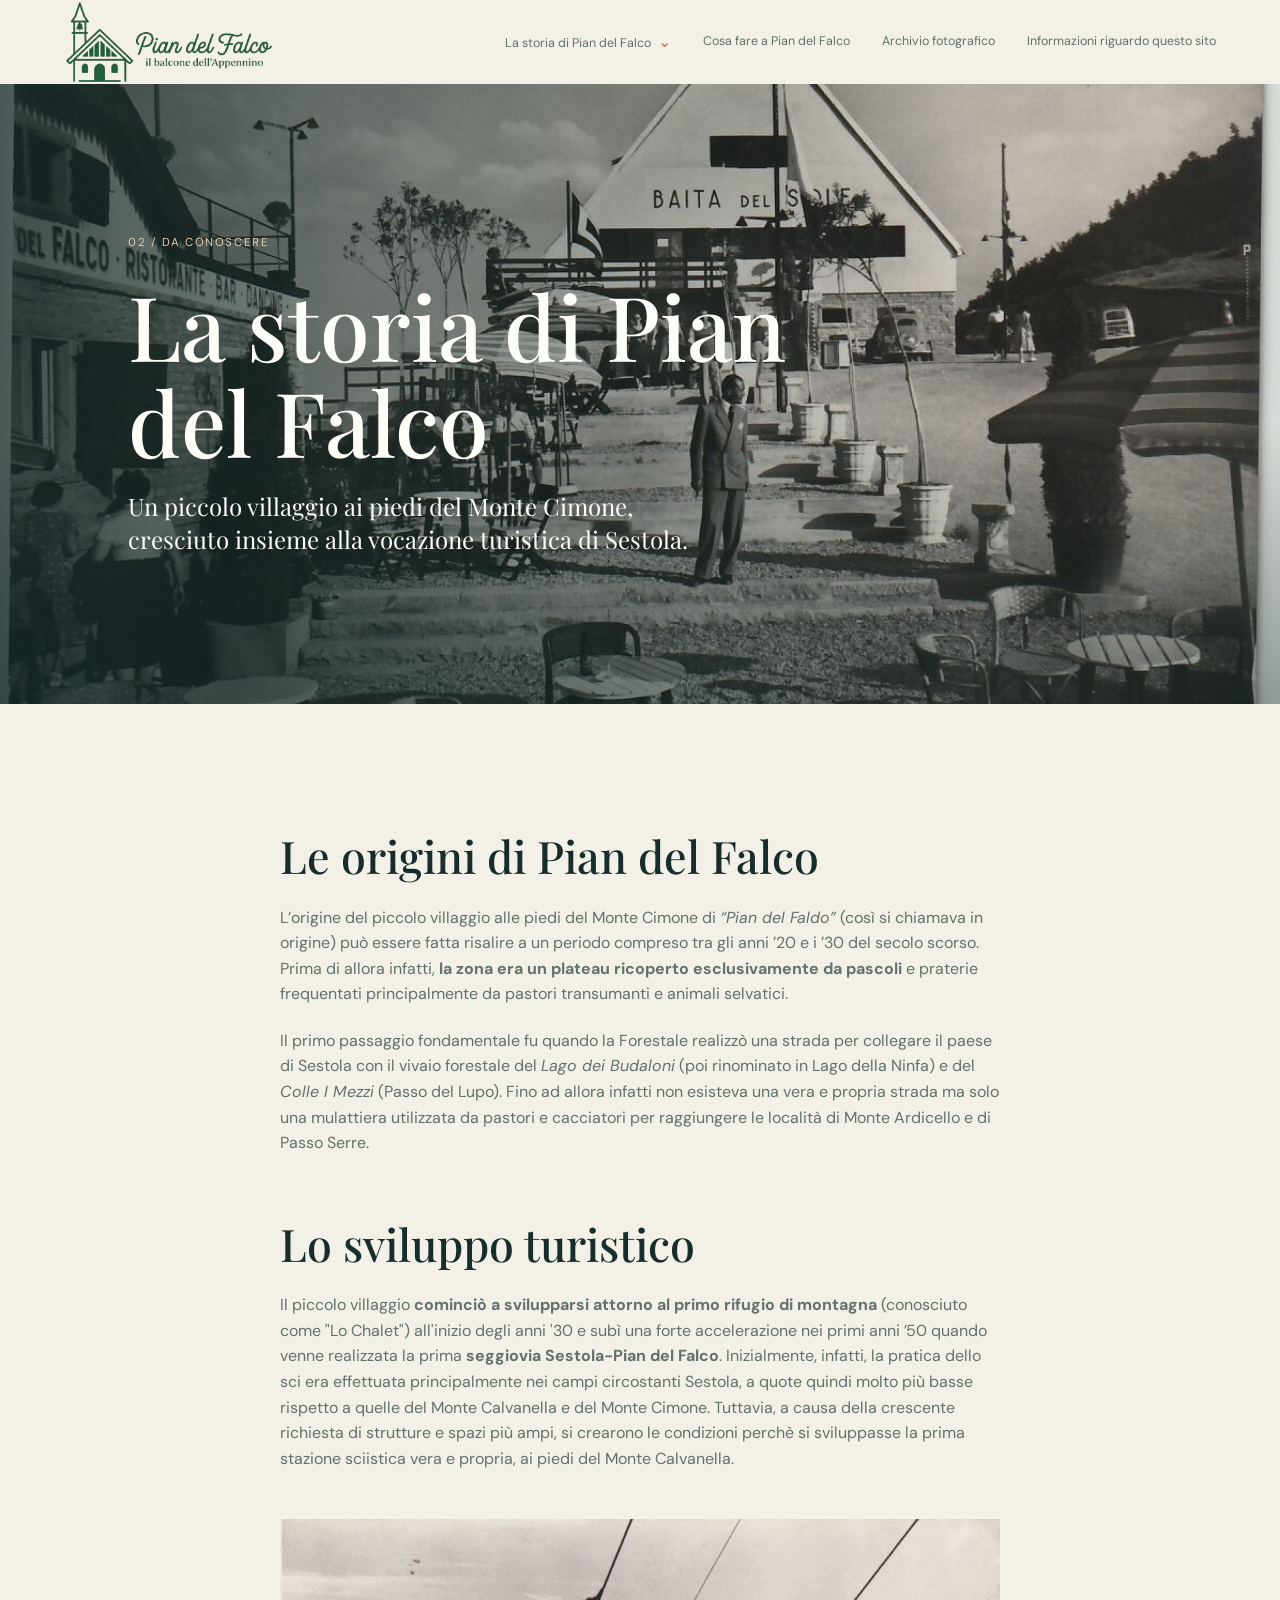
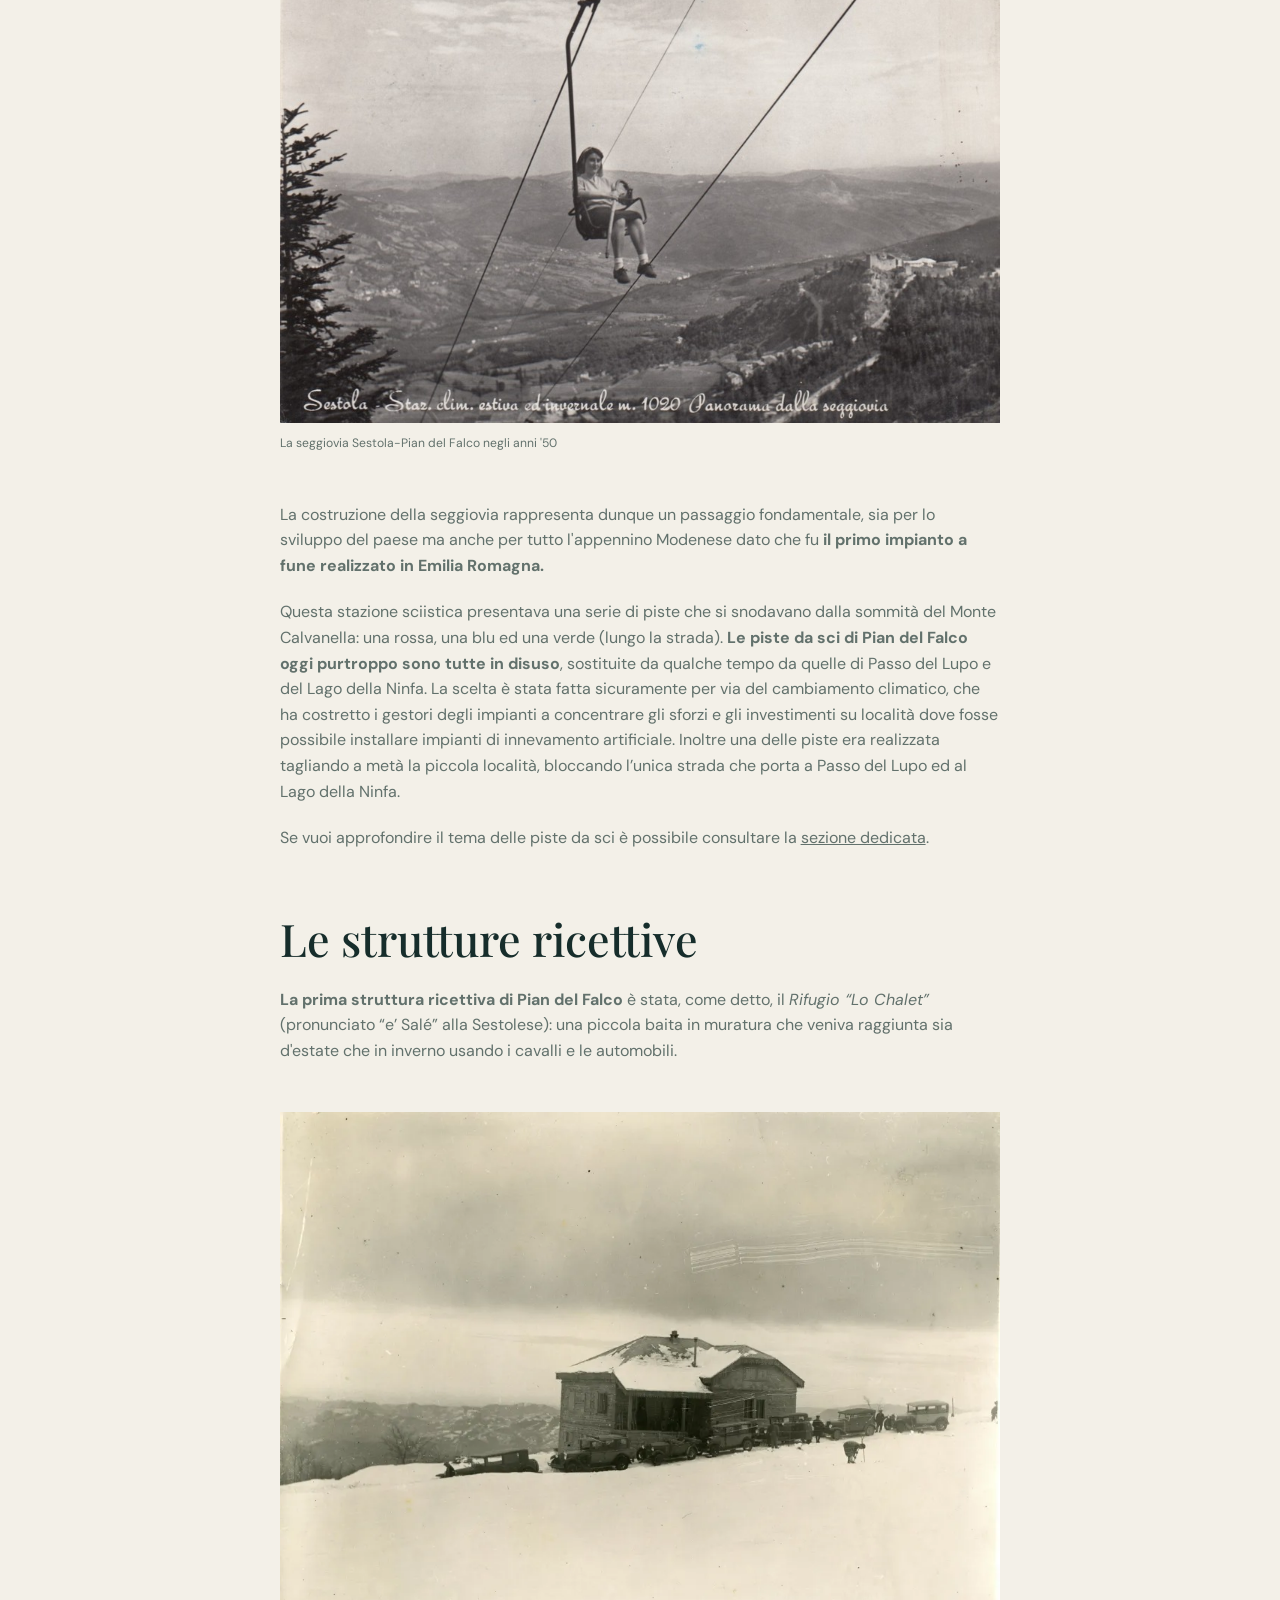
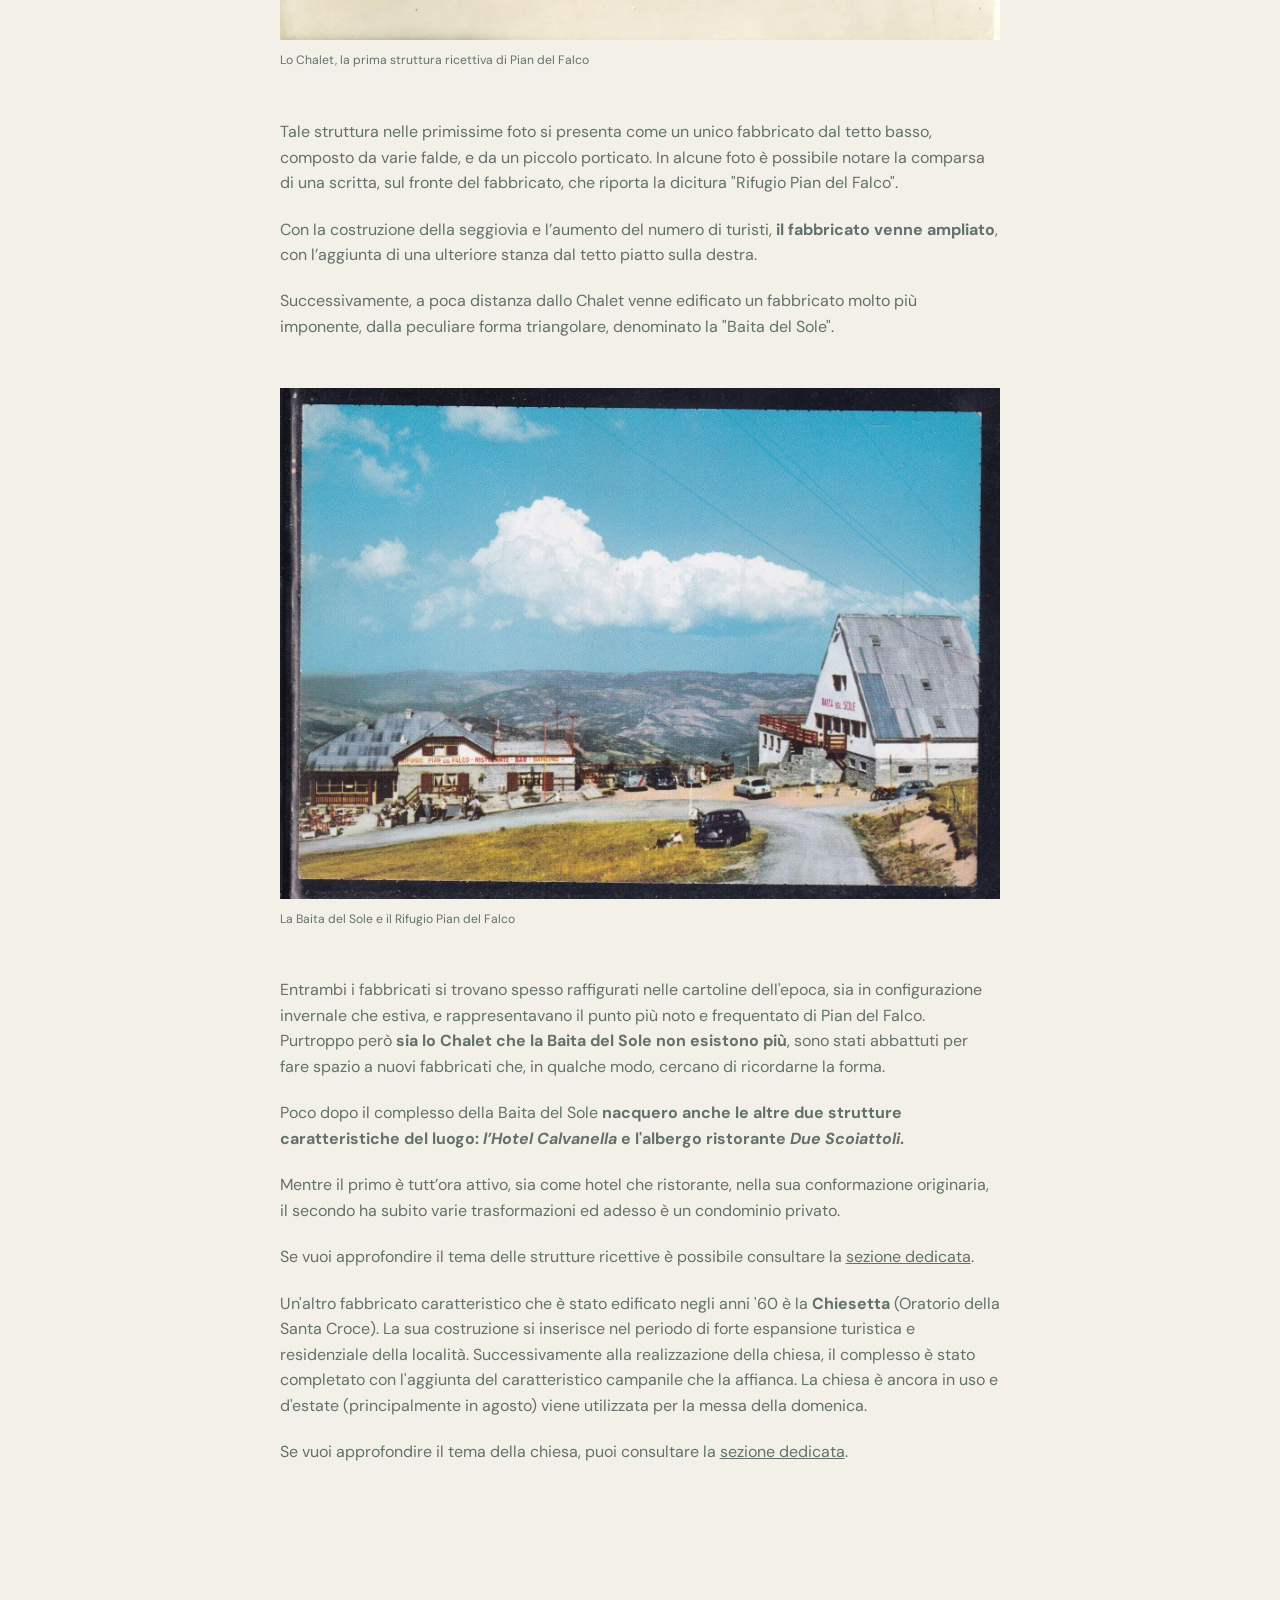
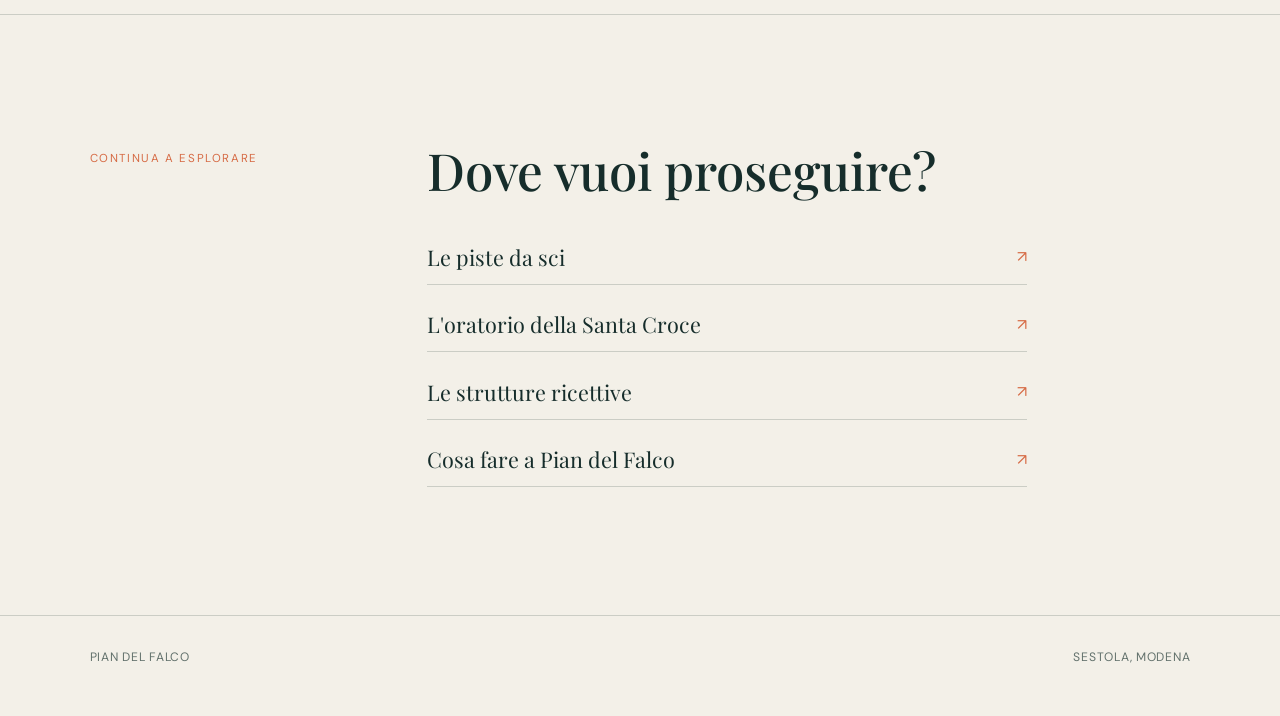
<file: storia.html>
<!DOCTYPE html>
<html lang="it">
<head>
  <meta charset="UTF-8">
  <meta name="viewport" content="width=device-width, initial-scale=1.0">
  <meta name="description" content="Ripercorri la storia di Pian del Falco, dalla nascita del villaggio ai primi rifugi, alla seggiovia e allo sviluppo turistico.">
  <title>Storia di Pian del Falco | Pian del Falco</title>
  <link rel="canonical" href="https://piandelfalco.it/storia.html">
  <link rel="stylesheet" href="styles.css">
</head>
<body>
  <header class="site-header">
    <a class="brand" href="index.html" aria-label="Torna alla home di Pian del Falco">
      <img src="immagini/logo.png" alt="Pian del Falco">
    </a>
    <button class="menu-toggle" type="button" aria-expanded="false" aria-controls="main-menu" aria-label="Apri il menu">
      <span></span><span></span><span></span>
    </button>

    <nav class="main-nav" id="main-menu" aria-label="Navigazione principale">
      <details class="nav-dropdown">
        <summary>La storia di Pian del Falco <span aria-hidden="true">⌄</span></summary>
        <div class="submenu">
          <a href="storia.html" aria-current="page">La storia di Pian del Falco</a>
          <a href="piste.html">Le piste da sci</a>
          <a href="chiesa.html">L'oratorio della Santa Croce</a>
          <a href="strutture_ricettive.html">Le strutture ricettive</a>
        </div>
      </details>
      <a href="cosa_fare.html">Cosa fare a Pian del Falco</a>
      <a href="archivio_fotografico.html">Archivio fotografico</a>
      <a href="info.html">Informazioni riguardo questo sito</a>
    </nav>
  </header>

  <main>
    <section class="archive-hero" aria-labelledby="page-title">
      <img src="immagini/hero-images/la_storia.jpg" alt="Panorama storico di Pian del Falco">
      <div class="hero-overlay" aria-hidden="true"></div>
      <div class="archive-hero-content">
        <p class="eyebrow">02 / Da conoscere</p>
        <h1 id="page-title">La storia di Pian del Falco</h1>
        <p>Un piccolo villaggio ai piedi del Monte Cimone, cresciuto insieme alla vocazione turistica di Sestola.</p>
      </div>
    </section>

    <article class="article-content section-wrap">
      <h2>Le origini di Pian del Falco</h2>
      <p>L’origine del piccolo villaggio alle piedi del Monte Cimone di <i>“Pian del Faldo”</i> (così si chiamava in origine) può essere fatta risalire a un periodo compreso tra gli anni ’20 e i ’30 del secolo scorso. Prima di allora infatti, <b>la zona era un plateau ricoperto esclusivamente da pascoli</b> e praterie frequentati principalmente da pastori transumanti e animali selvatici.</p>
      <p>Il primo passaggio fondamentale fu quando la Forestale realizzò una strada per collegare il paese di Sestola con il vivaio forestale del <i>Lago dei Budaloni</i> (poi rinominato in Lago della Ninfa) e del <i>Colle I Mezzi</i> (Passo del Lupo). Fino ad allora infatti non esisteva una vera e propria strada ma solo una mulattiera utilizzata da pastori e cacciatori per raggiungere le località di Monte Ardicello e di Passo Serre.</p>
      <h2>Lo sviluppo turistico</h2>
      <p>Il piccolo villaggio <b>cominciò a svilupparsi attorno al primo rifugio di montagna</b> (conosciuto come "Lo Chalet") all'inizio degli anni '30 e subì una forte accelerazione nei primi anni ’50 quando venne realizzata la prima <b>seggiovia Sestola-Pian del Falco</b>. Inizialmente, infatti, la pratica dello sci era effettuata principalmente nei campi circostanti Sestola, a quote quindi molto più basse rispetto a quelle del Monte Calvanella e del Monte Cimone. Tuttavia, a causa della crescente richiesta di strutture e spazi più ampi, si crearono le condizioni perchè si sviluppasse la prima stazione sciistica vera e propria, ai piedi del Monte Calvanella.</p>
      <figure class="history-image">
        <img src="immagini/sestola_seggiovia.jpg" alt="La seggiovia Sestola-Pian del Falco">
        <figcaption>La seggiovia Sestola-Pian del Falco negli anni '50</figcaption>
      </figure>
      <p>La costruzione della seggiovia rappresenta dunque un passaggio fondamentale, sia per lo sviluppo del paese ma anche per tutto l'appennino Modenese dato che fu <b>il primo impianto a fune realizzato in Emilia Romagna.</b></p>
      <p>Questa stazione sciistica presentava una serie di piste che si snodavano dalla sommità del Monte Calvanella: una rossa, una blu ed una verde (lungo la strada). <b>Le piste da sci di Pian del Falco oggi purtroppo sono tutte in disuso</b>, sostituite da qualche tempo da quelle di Passo del Lupo e del Lago della Ninfa. La scelta è stata fatta sicuramente per via del cambiamento climatico, che ha costretto i gestori degli impianti a concentrare gli sforzi e gli investimenti su località dove fosse possibile installare impianti di innevamento artificiale. Inoltre una delle piste era realizzata tagliando a metà la piccola località, bloccando l’unica strada che porta a Passo del Lupo ed al Lago della Ninfa.</p>
      <p>Se vuoi approfondire il tema delle piste da sci è possibile consultare la <a href="piste.html">sezione dedicata</a>.</p>

      <h2>Le strutture ricettive</h2>
      <p><b>La prima struttura ricettiva di Pian del Falco</b> è stata, come detto, il <i>Rifugio “Lo Chalet”</i> (pronunciato “e’ Salé” alla Sestolese): una piccola baita in muratura che veniva raggiunta sia d'estate che in inverno usando i cavalli e le automobili.</p>
      <figure class="history-image">
        <img src="immagini/lo_chalet.png" alt="Lo Chalet di Pian del Falco">
        <figcaption>Lo Chalet, la prima struttura ricettiva di Pian del Falco</figcaption>
      </figure>
      <p>Tale struttura nelle primissime foto si presenta come un unico fabbricato dal tetto basso, composto da varie falde, e da un piccolo porticato. In alcune foto è possibile notare la comparsa di una scritta, sul fronte del fabbricato, che riporta la dicitura "Rifugio Pian del Falco".</p>
      <p>Con la costruzione della seggiovia e l’aumento del numero di turisti, <b>il fabbricato venne ampliato</b>, con l’aggiunta di una ulteriore stanza dal tetto piatto sulla destra.</p>

      <p>Successivamente, a poca distanza dallo Chalet venne edificato un fabbricato molto più imponente, dalla peculiare forma triangolare, denominato la "Baita del Sole".</p>

      <figure class="history-image">
        <img src="immagini/baita_del_sole.jpg" alt="La Baita del Sole e il Rifugio Pian del Falco">
        <figcaption>La Baita del Sole e il Rifugio Pian del Falco</figcaption>
      </figure>
      
      <p>Entrambi i fabbricati si trovano spesso raffigurati nelle cartoline dell'epoca, sia in configurazione invernale che estiva, e rappresentavano il punto più noto e frequentato di Pian del Falco. Purtroppo però <b>sia lo Chalet che la Baita del Sole non esistono più</b>, sono stati abbattuti per fare spazio a nuovi fabbricati che, in qualche modo, cercano di ricordarne la forma.</p>
      
      <p>Poco dopo il complesso della Baita del Sole <b>nacquero anche le altre due strutture caratteristiche del luogo: <i>l’Hotel Calvanella</i> e l'albergo ristorante <i>Due Scoiattoli</i>.</b></p>
      <p>Mentre il primo è tutt’ora attivo, sia come hotel che ristorante, nella sua conformazione originaria, il secondo ha subito varie trasformazioni ed adesso è un condominio privato.</p>

      <p>Se vuoi approfondire il tema delle strutture ricettive è possibile consultare la <a href="strutture_ricettive.html">sezione dedicata</a>.</p>

      <p>Un'altro fabbricato caratteristico che è stato edificato negli anni '60 è la <b>Chiesetta</b> (Oratorio della Santa Croce). La sua costruzione si inserisce nel periodo di forte espansione turistica e residenziale della località. Successivamente alla realizzazione della chiesa, il complesso è stato completato con l'aggiunta del caratteristico campanile che la affianca. La chiesa è ancora in uso e d'estate (principalmente in agosto) viene utilizzata per la messa della domenica.</p>
      <p>Se vuoi approfondire il tema della chiesa, puoi consultare la <a href="chiesa.html">sezione dedicata</a>.</p>
    </article>

    <section class="next-section section-wrap" aria-labelledby="next-title">
      <div class="section-label">Continua a esplorare</div>
      <div>
        <h2 id="next-title">Dove vuoi proseguire?</h2>
        <div class="next-links">
          <a href="piste.html">Le piste da sci <span aria-hidden="true">↗</span></a>
          <a href="chiesa.html">L'oratorio della Santa Croce <span aria-hidden="true">↗</span></a>
          <a href="strutture_ricettive.html">Le strutture ricettive <span aria-hidden="true">↗</span></a>
          <a href="index.html#cosa-fare">Cosa fare a Pian del Falco <span aria-hidden="true">↗</span></a>
        </div>
      </div>
    </section>

  </main>

  <footer class="site-footer">
    <span>Pian del Falco</span>
    <span>Sestola, Modena</span>
  </footer>
  <script>
    const menuToggle = document.querySelector('.menu-toggle');
    const mainMenu = document.querySelector('.main-nav');
    menuToggle.addEventListener('click', () => {
      const isOpen = mainMenu.classList.toggle('menu-open');
      menuToggle.setAttribute('aria-expanded', isOpen);
      menuToggle.setAttribute('aria-label', isOpen ? 'Chiudi il menu' : 'Apri il menu');
    });
  </script>
</body>
</html>
</file>
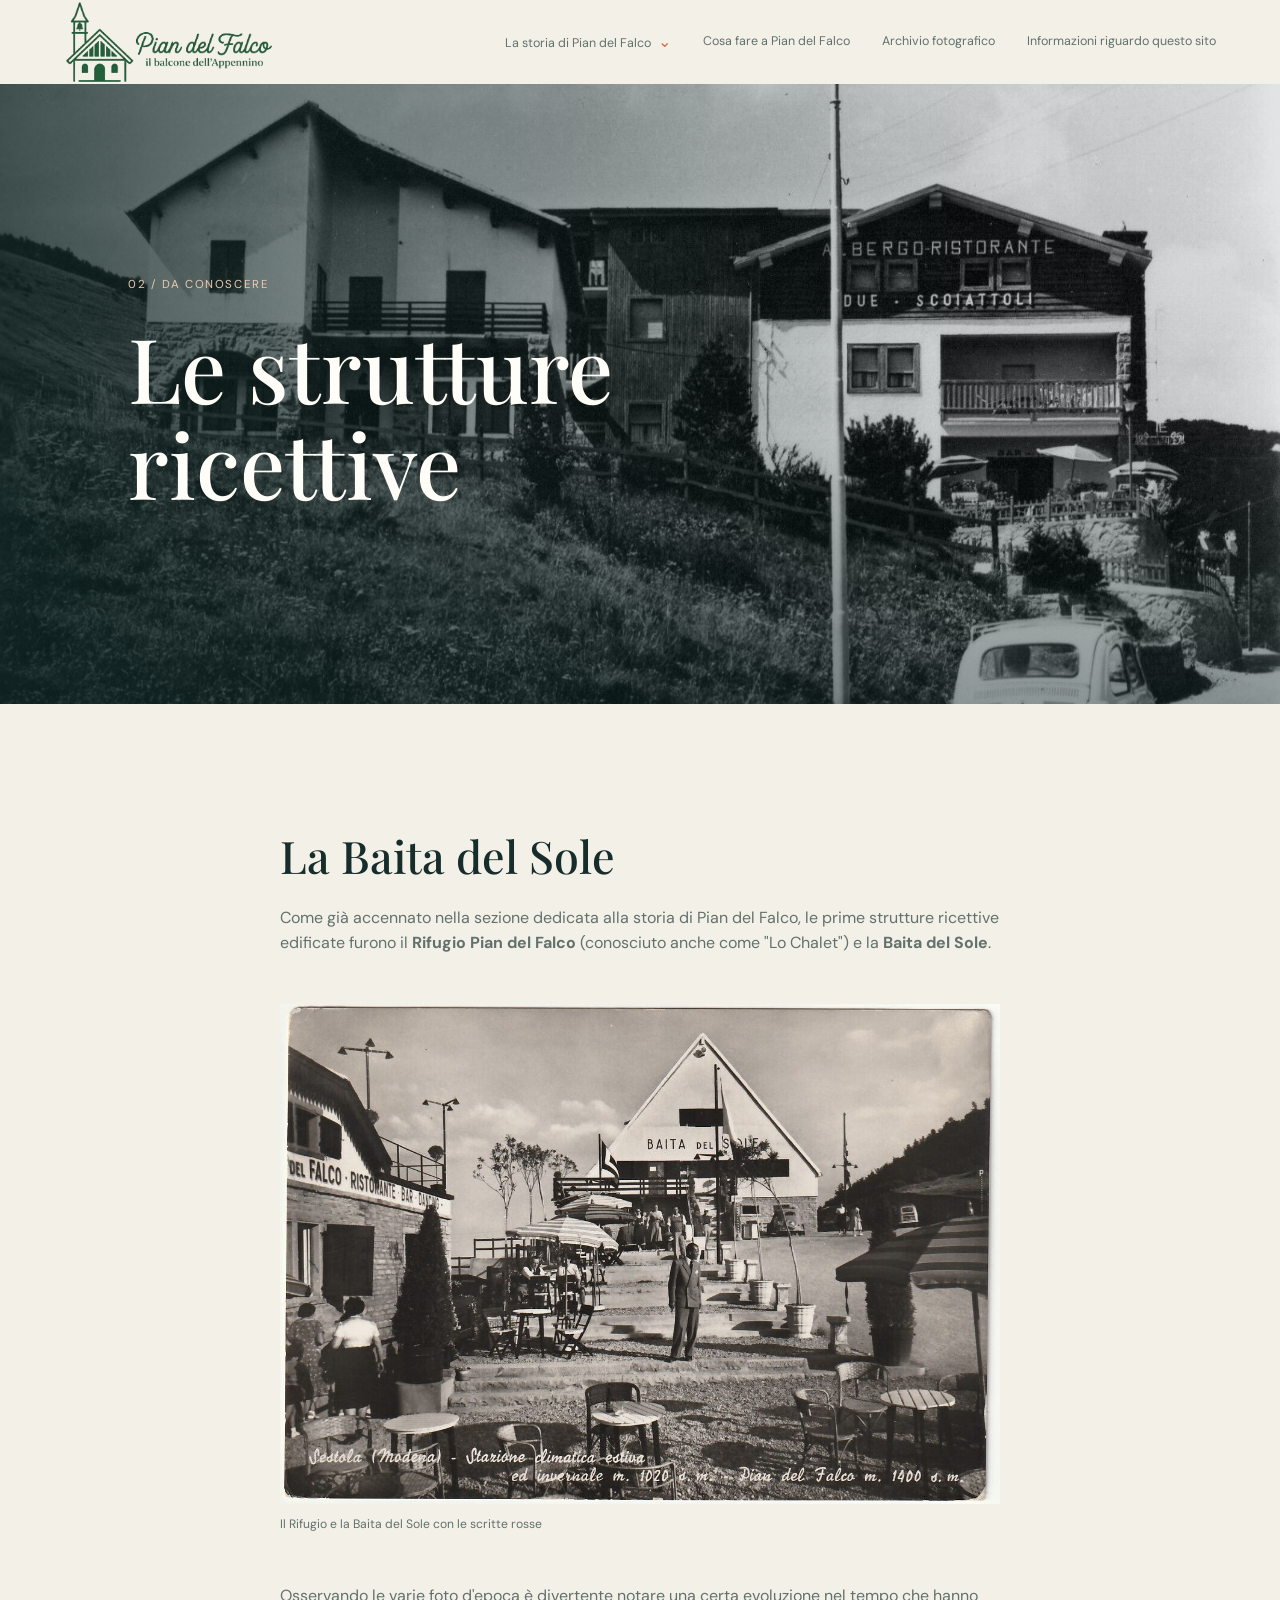
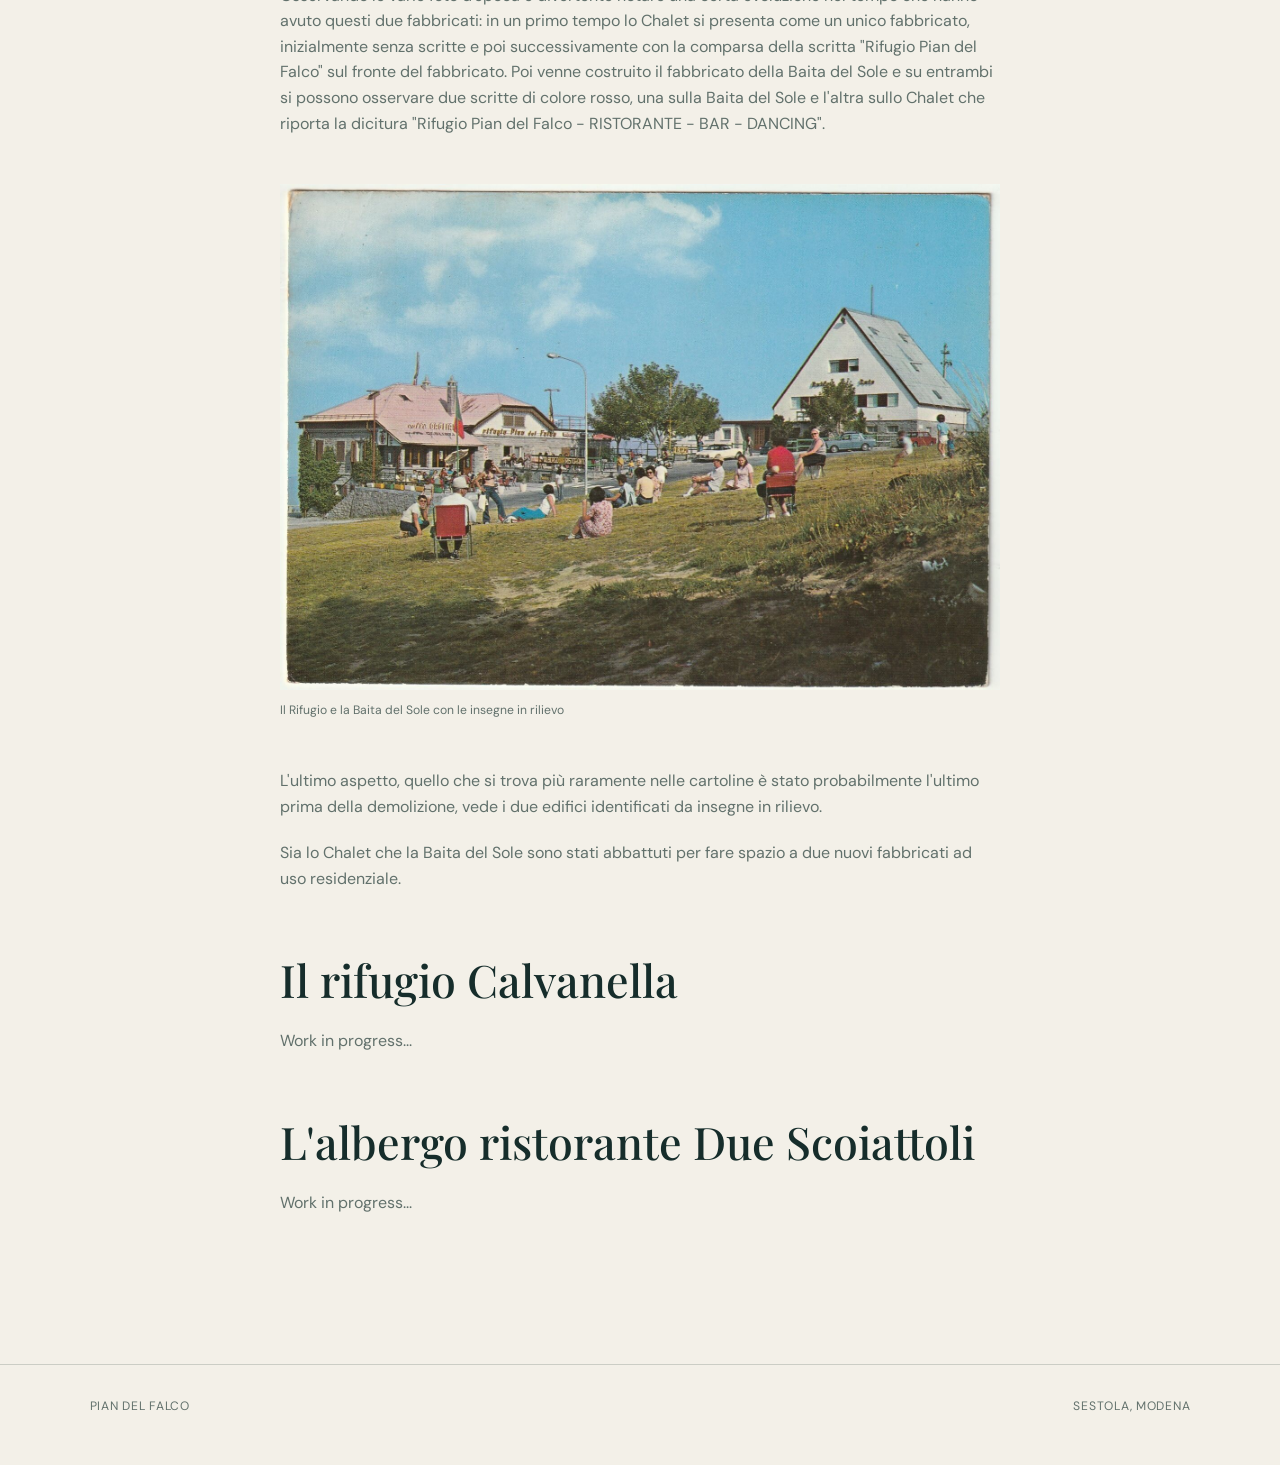
<file: strutture_ricettive.html>
<!DOCTYPE html>
<html lang="it">

<head>
  <meta charset="UTF-8">
  <meta name="viewport" content="width=device-width, initial-scale=1.0">
  <meta name="description" content="La storia delle strutture ricettive di Pian del Falco: lo Chalet, la Baita del Sole e gli alberghi della località.">
  <title>Strutture ricettive a Pian del Falco | Pian del Falco</title>
  <link rel="canonical" href="https://piandelfalco.it/strutture_ricettive.html">
  <link rel="stylesheet" href="styles.css">
</head>

<body>
  <header class="site-header">
    <a class="brand" href="index.html">
      <img src="immagini/logo.png" alt="Pian del Falco"></a>
    <button class="menu-toggle" type="button" aria-expanded="false" aria-controls="main-menu" aria-label="Apri il menu">
      <span></span><span></span><span></span>
    </button>

    <nav class="main-nav" id="main-menu" aria-label="Navigazione principale">
      <details class="nav-dropdown">
        <summary>La storia di Pian del Falco <span aria-hidden="true">⌄</span></summary>
        <div class="submenu">
          <a href="storia.html">La storia di Pian del Falco</a>
          <a href="piste.html">Le piste da sci</a>
          <a href="chiesa.html">L'oratorio della Santa Croce</a>
          <a href="strutture_ricettive.html" aria-current="page">Le strutture ricettive</a>
        </div>
      </details>
      <a href="cosa_fare.html">Cosa fare a Pian del Falco</a>
      <a href="archivio_fotografico.html">Archivio fotografico</a>
      <a href="info.html">Informazioni riguardo questo sito</a>
    </nav>
  </header>
  <main>
    <section class="archive-hero" aria-labelledby="page-title">
      <img src="immagini/hero-images/strutture_ricettive.jpg" alt="L'alberto ristorante Due Scoiattoli">
      <div class="hero-overlay" aria-hidden="true"></div>
      <div class="archive-hero-content">
        <p class="eyebrow">02 / Da conoscere</p>
        <h1 id="page-title">Le strutture ricettive</h1>
      </div>
    </section>

    <article class="article-content section-wrap">
      <h2>La Baita del Sole</h2>
      <p>Come già accennato nella sezione dedicata alla storia di Pian del Falco, le prime strutture ricettive edificate furono il <b>Rifugio Pian del Falco</b> (conosciuto anche come "Lo Chalet") e la <b>Baita del Sole</b>.
      <figure class="history-image">
        <img src="immagini/hero-images/la_storia.jpg" alt="Il Rifugio e la Baita del Sole con le scritte rosse">
        <figcaption>Il Rifugio e la Baita del Sole con le scritte rosse</figcaption>
      </figure>
      </p>
       
      <p>Osservando le varie foto d'epoca è divertente notare una certa evoluzione nel tempo che hanno avuto questi due fabbricati: in un primo tempo lo Chalet si presenta come un unico fabbricato, inizialmente senza scritte e poi successivamente con la comparsa della scritta "Rifugio Pian del Falco" sul fronte del fabbricato. Poi venne costruito il fabbricato della Baita del Sole e su entrambi si possono osservare due scritte di colore rosso, una sulla Baita del Sole e l'altra sullo Chalet che riporta la dicitura "Rifugio Pian del Falco - RISTORANTE - BAR - DANCING".</p>
      <figure class="history-image">
        <img src="immagini/baita_del_sole2.jpg" alt="Il Rifugio e la Baita del Sole con le insegne in rilievo">
        <figcaption>Il Rifugio e la Baita del Sole con le insegne in rilievo</figcaption>
      </figure>
      <p>L'ultimo aspetto, quello che si trova più raramente nelle cartoline è stato probabilmente l'ultimo prima della demolizione, vede i due edifici identificati da insegne in rilievo.</p>
        
      <p>Sia lo Chalet che la Baita del Sole sono stati abbattuti per fare spazio a due nuovi fabbricati ad uso residenziale.</p>

      <h2>Il rifugio Calvanella</h2>
      <p>Work in progress...</p>

      <h2>L'albergo ristorante Due Scoiattoli</h2>
      <p>Work in progress...</p>
    </article>

  </main>
  <footer class="site-footer"><span>Pian del Falco</span><span>Sestola, Modena</span></footer>
  <script>
    const menuToggle = document.querySelector('.menu-toggle');
    const mainMenu = document.querySelector('.main-nav');
    menuToggle.addEventListener('click', () => {
      const isOpen = mainMenu.classList.toggle('menu-open');
      menuToggle.setAttribute('aria-expanded', isOpen);
      menuToggle.setAttribute('aria-label', isOpen ? 'Chiudi il menu' : 'Apri il menu');
    });
  </script>
</body>

</html>
</file>
<file: styles.css>
@import url('https://fonts.googleapis.com/css2?family=DM+Sans:wght@400;500&family=Playfair+Display:wght@500;600&display=swap');

:root {
  --ink: #162d2b;
  --muted: #62716c;
  --paper: #f3f0e8;
  --line: rgba(22, 45, 43, 0.18);
  --accent: #d66b45;
  --white: #fffdf8;
}

* {
  box-sizing: border-box;
}

html {
  scroll-behavior: smooth;
}

body {
  margin: 0;
  color: var(--ink);
  background: var(--paper);
  font-family: 'DM Sans', 'Helvetica Neue', sans-serif;
  font-size: 16px;
  line-height: 1.6;
}

a {
  color: inherit;
}

.site-header {
  align-items: center;
  background: var(--paper);
  display: flex;
  justify-content: space-between;
  min-height: 78px;
  padding: 0 clamp(1.25rem, 5vw, 5rem);
  position: relative;
  z-index: 2;
}

.brand {
  align-items: center;
  display: inline-flex;
  max-width: 230px;
  text-decoration: none;
}

.brand img {
  display: block;
  height: auto;
  width: 210px;
}

.menu-toggle {
  background: transparent;
  border: 0;
  cursor: pointer;
  display: none;
  padding: 0.35rem;
}

.menu-toggle span {
  background: var(--ink);
  display: block;
  height: 2px;
  margin: 5px 0;
  transition: transform 180ms ease, opacity 180ms ease;
  width: 1.65rem;
}

.menu-toggle[aria-expanded="true"] span:nth-child(1) {
  transform: translateY(7px) rotate(45deg);
}

.menu-toggle[aria-expanded="true"] span:nth-child(2) {
  opacity: 0;
}

.menu-toggle[aria-expanded="true"] span:nth-child(3) {
  transform: translateY(-7px) rotate(-45deg);
}

.main-nav {
  align-items: center;
  display: flex;
  gap: clamp(1rem, 2.5vw, 2.75rem);
}

.main-nav a,
.nav-dropdown summary {
  color: var(--muted);
  font-size: 0.78rem;
  text-decoration: none;
  transition: color 180ms ease;
}

.main-nav a:hover,
.main-nav a:focus-visible,
.nav-dropdown summary:hover,
.nav-dropdown summary:focus-visible {
  color: var(--accent);
}

.nav-dropdown {
  position: relative;
}

.nav-dropdown summary {
  cursor: pointer;
  list-style: none;
  white-space: nowrap;
}

.nav-dropdown summary::-webkit-details-marker {
  display: none;
}

.nav-dropdown summary span {
  color: var(--accent);
  display: inline-block;
  font-size: 1rem;
  margin-left: 0.25rem;
  transition: transform 180ms ease;
}

.nav-dropdown[open] summary span {
  transform: rotate(180deg);
}

.submenu {
  background: var(--white);
  border: 1px solid var(--line);
  box-shadow: 0 12px 30px rgba(22, 45, 43, 0.1);
  display: grid;
  gap: 0;
  left: -1rem;
  min-width: 220px;
  padding: 0.5rem;
  position: absolute;
  top: calc(100% + 1rem);
  z-index: 5;
}

.submenu a {
  padding: 0.55rem 0.65rem;
}

.submenu a[aria-current="page"] {
  color: var(--accent);
}

.hero {
  min-height: min(710px, calc(100vh - 78px));
  overflow: hidden;
  position: relative;
}

.hero-image,
.hero-overlay {
  height: 100%;
  inset: 0;
  position: absolute;
  width: 100%;
}

.hero-image {
  object-fit: cover;
  object-position: center;
}

.hero-overlay {
  background: linear-gradient(90deg, rgba(13, 36, 35, 0.74), rgba(13, 36, 35, 0.12) 75%), linear-gradient(0deg, rgba(13, 36, 35, 0.36), transparent 45%);
}

.archive-hero {
  min-height: min(620px, calc(100vh - 78px));
  overflow: hidden;
  position: relative;
}

.archive-hero > img,
.archive-hero > .hero-overlay {
  height: 100%;
  inset: 0;
  position: absolute;
  width: 100%;
}

.archive-hero > img {
  object-fit: cover;
  object-position: center;
}

.archive-hero-content {
  color: var(--white);
  left: clamp(1.25rem, 10vw, 10rem);
  max-width: 720px;
  padding: 5rem 0;
  position: absolute;
  top: 50%;
  transform: translateY(-50%);
}

.archive-hero h1 {
  font-size: clamp(3.2rem, 7vw, 7rem);
}

.archive-hero-content > p:last-child {
  font-family: 'Playfair Display', Georgia, serif;
  font-size: clamp(1.1rem, 2vw, 1.5rem);
  line-height: 1.35;
  margin: 1.25rem 0 0;
  max-width: 580px;
}

.hero-content {
  color: var(--white);
  left: clamp(1.25rem, 10vw, 10rem);
  max-width: 720px;
  padding: 5rem 0;
  position: absolute;
  top: 50%;
  transform: translateY(-50%);
}

.eyebrow,
.section-label {
  font-size: 0.72rem;
  letter-spacing: 0.14em;
  margin: 0 0 1.5rem;
  text-transform: uppercase;
}

.eyebrow {
  color: #e9c9af;
}

h1,
h2 {
  font-family: 'Playfair Display', Georgia, serif;
  font-weight: 500;
  letter-spacing: 0;
  line-height: 1.08;
  margin: 0;
}

h1 {
  font-size: clamp(3.6rem, 9vw, 8.5rem);
}

.hero-subtitle {
  font-family: 'Playfair Display', Georgia, serif;
  font-size: clamp(1.25rem, 2.3vw, 1.8rem);
  margin: 1rem 0 2.5rem;
}

.scroll-link {
  align-items: center;
  border-bottom: 1px solid rgba(255, 253, 248, 0.65);
  display: inline-flex;
  font-size: 0.82rem;
  gap: 1.25rem;
  padding-bottom: 0.45rem;
  text-decoration: none;
}

.scroll-link span {
  font-size: 1.2rem;
}

.section-wrap {
  margin: 0 auto;
  max-width: 1280px;
  padding: clamp(4rem, 10vw, 9rem) clamp(1.25rem, 7vw, 7rem);
}

.intro {
  display: grid;
  gap: 3rem;
  grid-template-columns: minmax(150px, 0.55fr) 1.45fr;
}

.section-label {
  color: var(--accent);
  margin-top: 0.45rem;
}

.intro h2 {
  font-size: clamp(2.2rem, 4.5vw, 4.4rem);
  max-width: 800px;
}

.body-copy {
  color: var(--muted);
  display: grid;
  gap: 1rem;
  grid-template-columns: repeat(2, minmax(0, 1fr));
  margin-top: 3rem;
  max-width: 850px;
}

.body-copy p,
.link-section p {
  margin: 0;
}

.link-section {
  align-items: start;
  border-top: 1px solid var(--line);
  display: grid;
  gap: 3rem;
  grid-template-columns: minmax(150px, 0.55fr) 1.45fr;
}

.link-section h2 {
  font-size: clamp(1.9rem, 3.6vw, 3.5rem);
}

.link-section p {
  color: var(--muted);
  margin-top: 1rem;
}

.text-link {
  border-bottom: 1px solid var(--ink);
  display: inline-flex;
  font-size: 0.82rem;
  gap: 1rem;
  margin-top: 2rem;
  padding-bottom: 0.35rem;
  text-decoration: none;
}

.text-link span {
  color: var(--accent);
  font-size: 1.05rem;
}

.page-heading {
  border-bottom: 1px solid var(--line);
  padding-bottom: clamp(4rem, 8vw, 7rem);
  padding-top: clamp(5rem, 10vw, 9rem);
}

.page-heading h1 {
  font-size: clamp(3.5rem, 8vw, 7.5rem);
  max-width: 900px;
}

.page-heading > p {
  color: var(--muted);
  font-size: 1.1rem;
  margin: 2rem 0 0;
  max-width: 580px;
}

.article-content {
  color: var(--muted);
  max-width: 900px;
}

.article-content p {
  margin: 0 0 1.3rem;
}

.article-content h2 {
  color: var(--ink);
  font-size: clamp(1.8rem, 3.5vw, 3rem);
  margin: 0 0 1.5rem;
}

.article-content h2:not(:first-child) {
  margin-top: 4rem;
}

.source-list {
  color: var(--muted);
  margin: 0 0 2rem;
  padding-left: 1.25rem;
}

.source-list li {
  margin-bottom: 0.8rem;
  padding-left: 0.35rem;
}

.history-image {
  margin: 3rem 0;
}

.history-image img {
  display: block;
  height: auto;
  max-height: 560px;
  object-fit: cover;
  width: 100%;
}

.history-image figcaption {
  color: var(--muted);
  font-size: 0.76rem;
  margin-top: 0.7rem;
}

.piste-page-content h2 {
  color: var(--ink);
  font-family: 'Playfair Display', Georgia, serif;
  font-size: clamp(1.5rem, 2.5vw, 2.2rem);
  font-weight: 500;
  line-height: 1.15;
  margin: 3.5rem 0 1.25rem;
}

.next-section {
  border-top: 1px solid var(--line);
  display: grid;
  gap: 3rem;
  grid-template-columns: minmax(150px, 0.55fr) 1.45fr;
}

.next-section h2 {
  font-size: clamp(2.2rem, 4vw, 4rem);
}

.next-links {
  display: grid;
  gap: 0.8rem;
  margin-top: 2rem;
  max-width: 600px;
}

.next-links a {
  align-items: center;
  border-bottom: 1px solid var(--line);
  display: flex;
  font-family: 'Playfair Display', Georgia, serif;
  font-size: 1.35rem;
  justify-content: space-between;
  padding: 0.6rem 0;
  text-decoration: none;
}

.next-links span {
  color: var(--accent);
  font-family: 'DM Sans', 'Helvetica Neue', sans-serif;
  font-size: 1rem;
}

.photo-gallery {
  border-top: 1px solid var(--line);
  display: grid;
  gap: 3rem;
  grid-template-columns: minmax(150px, 0.55fr) 1.45fr;
}

.photo-gallery h2 {
  font-size: clamp(2.2rem, 4vw, 4rem);
}

.gallery-grid {
  display: grid;
  gap: 1rem;
  grid-template-columns: repeat(4, minmax(0, 1fr));
  margin-top: 2rem;
}

.gallery-item {
  border: 0;
  cursor: zoom-in;
  margin: 0;
  padding: 0;
}

.gallery-item img {
  aspect-ratio: 1 / 1;
  background: #ddd8cc;
  display: block;
  height: 160px;
  object-fit: cover;
  transition: opacity 180ms ease, transform 180ms ease;
  width: 100%;
}

.gallery-item:hover img,
.gallery-item:focus-visible img {
  opacity: 0.78;
  transform: scale(1.03);
}

.gallery-modal[hidden] {
  display: none;
}

.gallery-modal {
  align-items: center;
  display: flex;
  inset: 0;
  justify-content: center;
  position: fixed;
  z-index: 20;
}

.gallery-modal-backdrop {
  background: rgba(13, 36, 35, 0.9);
  inset: 0;
  position: absolute;
}

.gallery-modal-content {
  align-items: center;
  display: flex;
  height: min(90vh, 820px);
  justify-content: center;
  max-width: min(1100px, 92vw);
  position: relative;
  width: 100%;
  z-index: 1;
}

.modal-image {
  max-height: 88vh;
  max-width: calc(100% - 7rem);
  object-fit: contain;
}

.modal-close,
.modal-control {
  align-items: center;
  background: var(--white);
  border: 0;
  color: var(--ink);
  cursor: pointer;
  display: inline-flex;
  justify-content: center;
  position: absolute;
  z-index: 2;
}

.modal-close {
  border-radius: 50%;
  font-size: 1.7rem;
  height: 2.5rem;
  right: 0;
  top: 0;
  width: 2.5rem;
}

.modal-control {
  border-radius: 50%;
  font-size: 1.5rem;
  height: 3rem;
  top: 50%;
  transform: translateY(-50%);
  width: 3rem;
}

.modal-prev {
  left: 0;
}

.modal-next {
  right: 0;
}

.modal-close:hover,
.modal-close:focus-visible,
.modal-control:hover,
.modal-control:focus-visible {
  background: var(--accent);
  color: var(--white);
}

.modal-open {
  overflow: hidden;
}

.visually-hidden {
  height: 1px;
  margin: -1px;
  overflow: hidden;
  position: absolute;
  width: 1px;
  clip: rect(0 0 0 0);
}

.logo-proposals {
  margin: 0 auto;
  max-width: 1180px;
  padding: clamp(3rem, 8vw, 7rem) clamp(1.25rem, 5vw, 4rem);
}

.logo-proposals h1 {
  font-size: clamp(3rem, 7vw, 6rem);
  margin: 0;
}

.logo-intro {
  color: var(--muted);
  font-size: 1.05rem;
  margin: 1.5rem 0 4rem;
  max-width: 560px;
}

.logo-reference-label {
  border-top: 1px solid var(--line);
  margin-top: 6rem;
  padding-top: 1rem;
}

.logo-proposal-grid {
  display: grid;
  gap: 1.25rem;
  grid-template-columns: repeat(3, minmax(0, 1fr));
}

.logo-proposal {
  border-top: 1px solid var(--line);
  padding-top: 1rem;
}

.proposal-number {
  color: var(--accent);
  display: block;
  font-size: 0.75rem;
  letter-spacing: 0.12em;
  margin-bottom: 2rem;
}

.logo-proposal img {
  background: var(--white);
  display: block;
  height: auto;
  margin-bottom: 2rem;
  padding: 1rem;
  width: 100%;
}

.logo-proposal h2 {
  font-size: 1.6rem;
}

.logo-proposal p {
  color: var(--muted);
  margin: 0.75rem 0 0;
}

.site-footer {
  border-top: 1px solid var(--line);
  color: var(--muted);
  display: flex;
  font-size: 0.76rem;
  justify-content: space-between;
  letter-spacing: 0.06em;
  margin: 0 auto;
  max-width: 1280px;
  padding: 2rem clamp(1.25rem, 7vw, 7rem) 3rem;
  text-transform: uppercase;
}

@media (min-width: 1025px) {
  .site-header {
    min-height: 78px;
  }

  .main-nav {
    gap: clamp(1rem, 2.5vw, 2.75rem);
  }

  .menu-toggle {
    display: none;
  }
}

@media (min-width: 761px) and (max-width: 1024px) {
  .site-header {
    gap: 1.5rem;
    padding-left: 2rem;
    padding-right: 2rem;
  }

  .main-nav {
    gap: 1rem;
  }

  .menu-toggle {
    display: none;
  }

  .main-nav a,
  .nav-dropdown summary {
    font-size: 0.7rem;
  }

  .submenu {
    left: auto;
    right: 0;
  }
}

@media (max-width: 760px) {
  .site-header {
    align-items: center;
    gap: 1rem;
    padding-bottom: 1.25rem;
    padding-top: 1.25rem;
    flex-wrap: wrap;
  }

  .brand {
    width: 100%;
  }

  .menu-toggle {
    display: block;
    position: absolute;
    right: 1.25rem;
    top: 1.05rem;
  }

  .main-nav {
    align-items: stretch;
    display: none;
    flex-basis: 100%;
    flex-direction: column;
    gap: 0;
    width: 100%;
  }

  .main-nav.menu-open {
    display: flex;
  }

  .main-nav > a,
  .nav-dropdown summary {
    border-top: 1px solid var(--line);
    display: block;
    font-size: 0.78rem;
    padding: 0.8rem 0;
  }

  .main-nav > a:last-child {
    border-bottom: 1px solid var(--line);
  }

  .nav-dropdown {
    width: 100%;
  }

  .nav-dropdown summary {
    white-space: normal;
  }

  .submenu {
    background: transparent;
    border: 0;
    box-shadow: none;
    display: none;
    gap: 0;
    left: auto;
    min-width: 0;
    padding: 0 0 0.35rem 1rem;
    position: static;
  }

  .nav-dropdown[open] .submenu {
    display: grid;
  }

  .submenu a {
    border-top: 1px solid var(--line);
    padding: 0.65rem 0;
  }

  .hero {
    min-height: 620px;
  }

  .archive-hero {
    min-height: 560px;
  }

  .hero-content {
    left: 1.25rem;
    padding-right: 1.25rem;
  }

  .intro,
  .link-section,
  .next-section,
  .photo-gallery {
    gap: 1.5rem;
    grid-template-columns: 1fr;
  }

  .gallery-item-wide {
    grid-column: auto;
  }

  .gallery-grid {
    grid-template-columns: repeat(2, minmax(0, 1fr));
  }

  .gallery-item img {
    height: 140px;
  }

  .modal-image {
    max-width: calc(100% - 4.5rem);
  }

  .modal-control {
    height: 2.4rem;
    width: 2.4rem;
  }

  .body-copy {
    display: block;
    margin-top: 2rem;
  }

  .body-copy p + p {
    margin-top: 1rem;
  }

  .site-footer {
    gap: 1rem;
    padding-bottom: 2rem;
  }

  .logo-proposal-grid {
    grid-template-columns: 1fr;
  }
}
</file>
